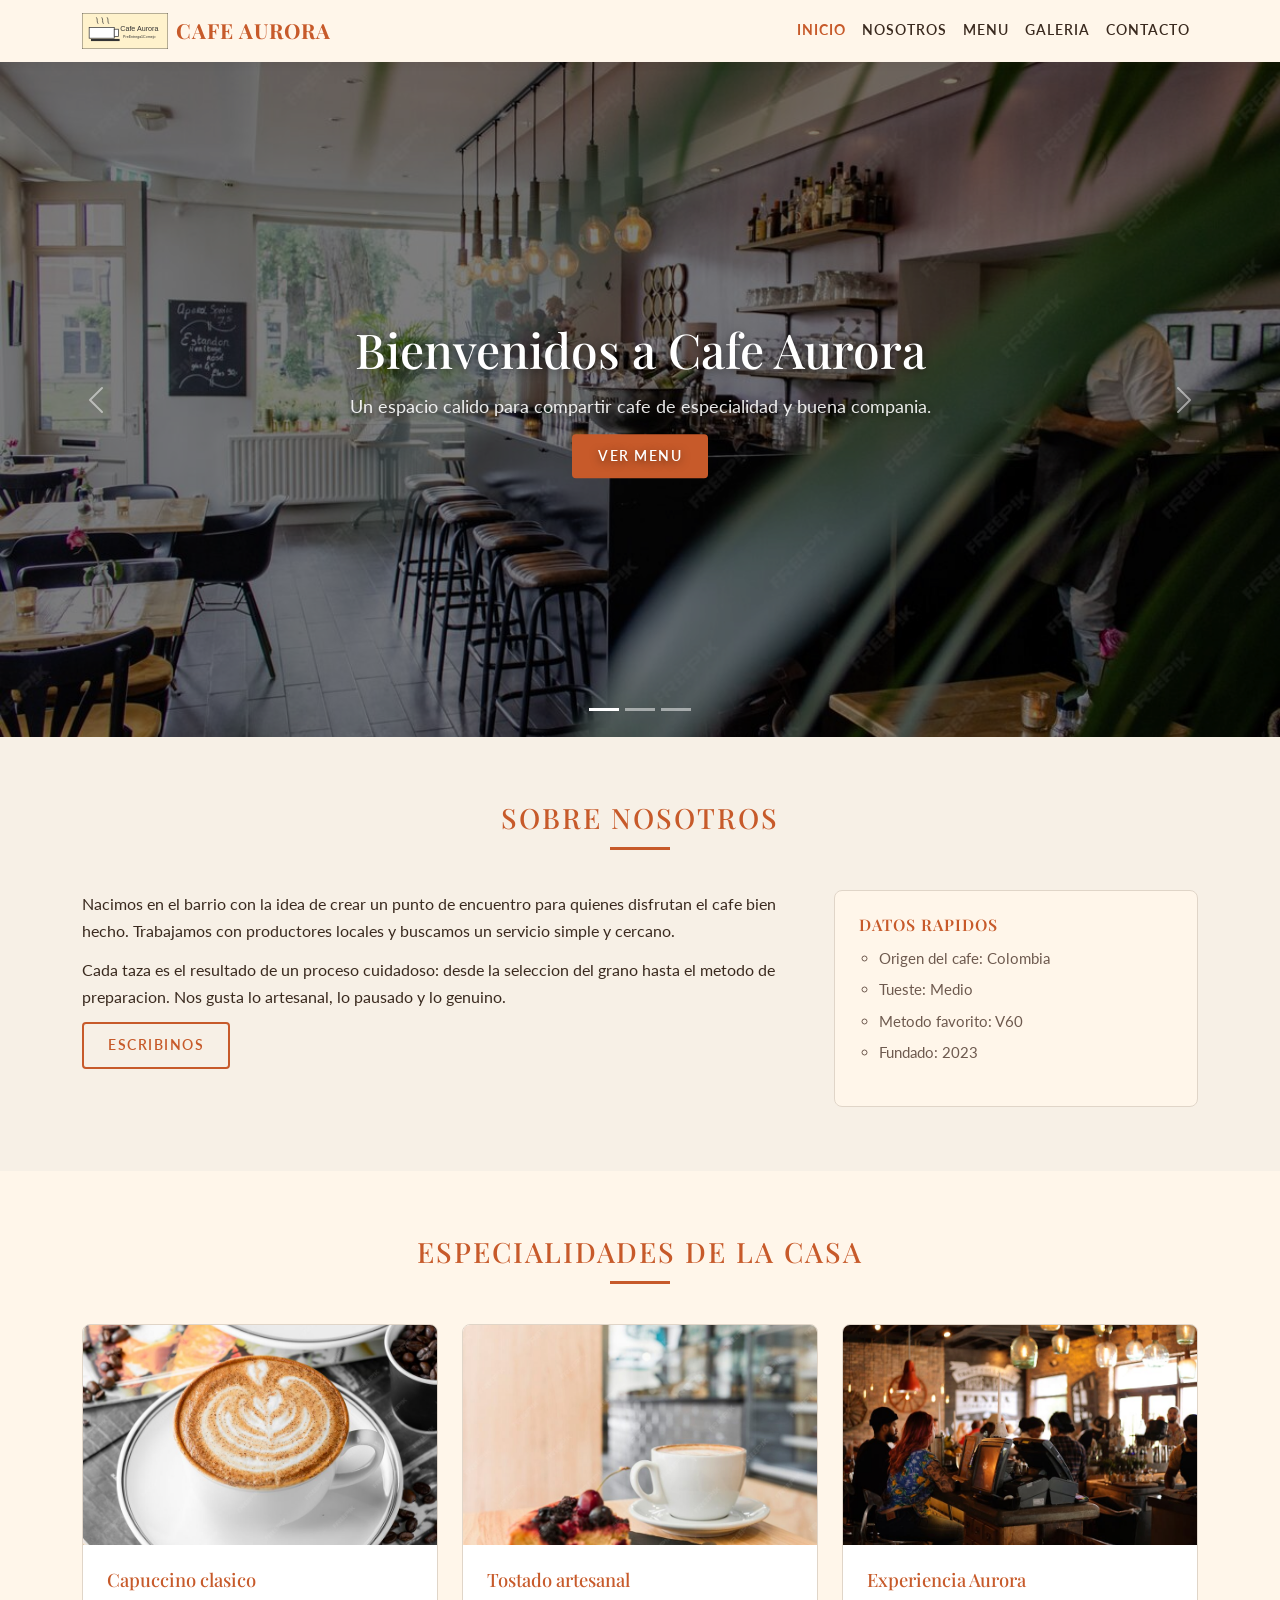
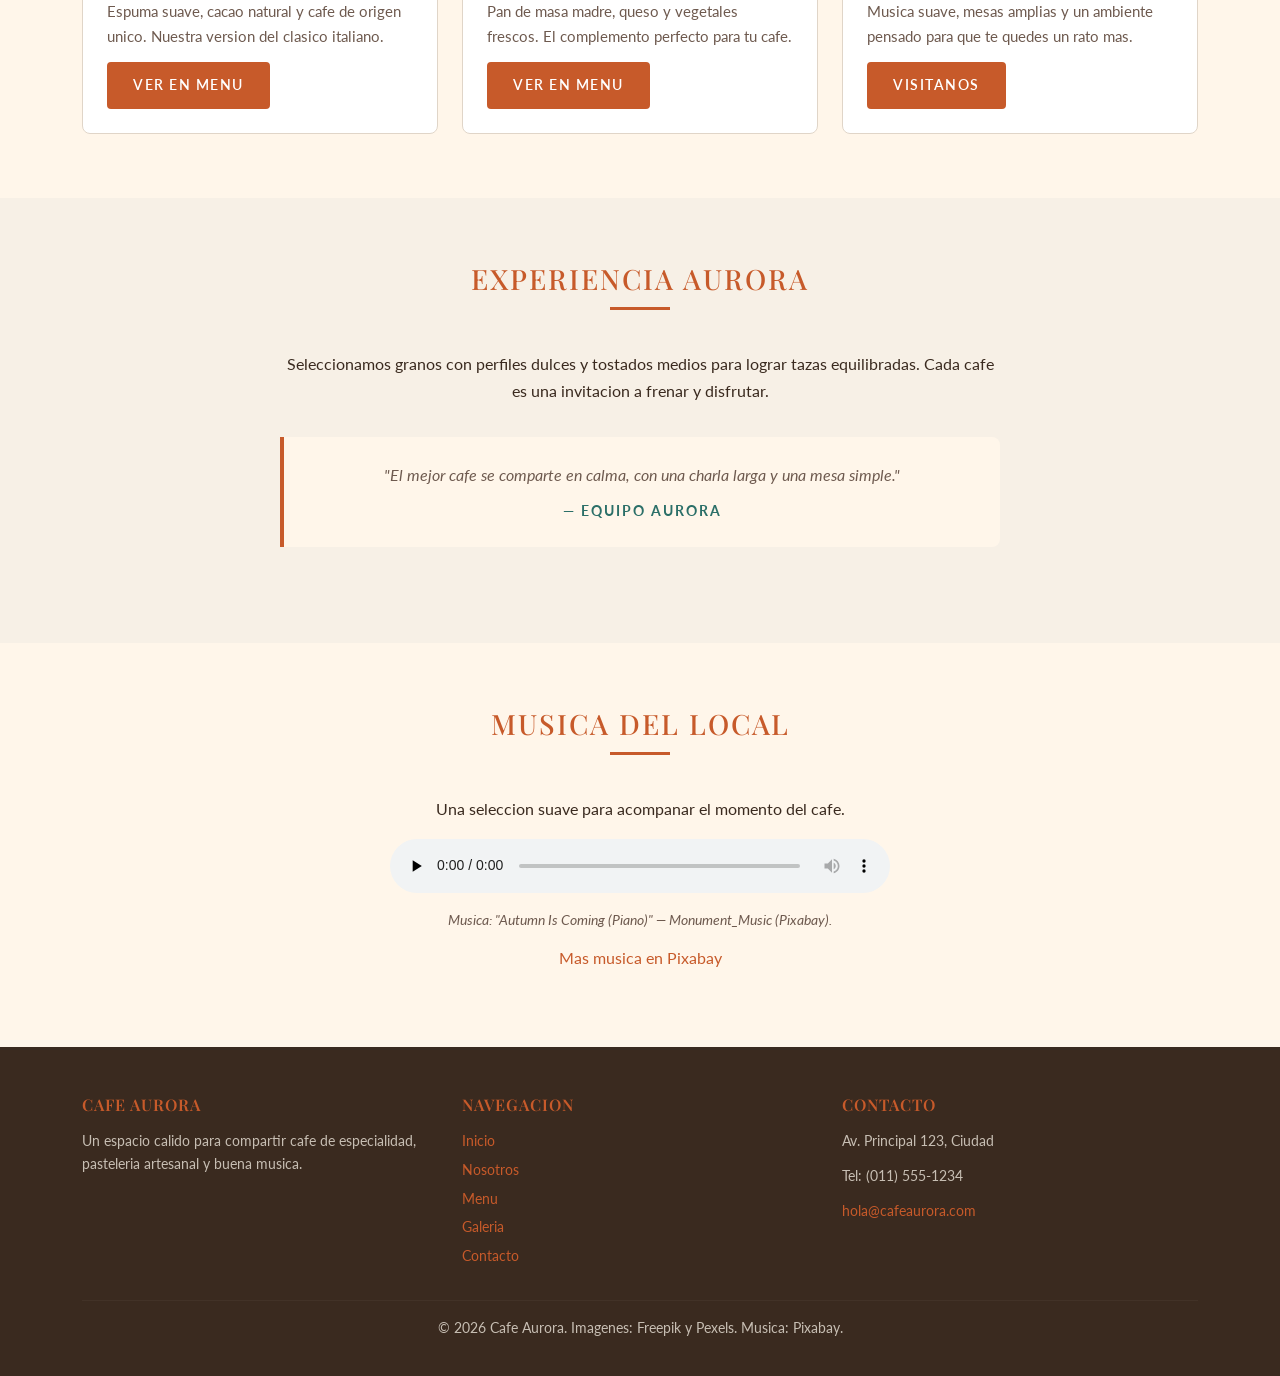
<file: index.html>
<!DOCTYPE html>
<html lang="es">
<head>
  <meta charset="UTF-8">
  <meta name="viewport" content="width=device-width, initial-scale=1.0">
  <title>Cafe Aurora — Cafe de especialidad y pasteleria artesanal</title>
  <meta name="description" content="Cafe Aurora: cafe de especialidad, pasteleria artesanal y un espacio calido en el barrio. Granos de origen, metodos manuales y ambiente acogedor.">
  <meta name="keywords" content="cafe de especialidad, pasteleria artesanal, cafeteria, cafe de origen, V60, aeropress, latte art">
  <!-- Open Graph -->
  <meta property="og:title" content="Cafe Aurora — Cafe de especialidad y pasteleria artesanal">
  <meta property="og:description" content="Un espacio calido para compartir cafe de especialidad, pasteleria artesanal y buena compania.">
  <meta property="og:image" content="img/hero.jpg">
  <meta property="og:type" content="website">
  <!-- Bootstrap 5.3 -->
  <link href="https://cdn.jsdelivr.net/npm/bootstrap@5.3.8/dist/css/bootstrap.min.css" rel="stylesheet"
        integrity="sha384-sRIl4kxILFvY47J16cr9ZwB07vP4J8+LH7qKQnuqkuIAvNWLzeN8tE5YBujZqJLB" crossorigin="anonymous">
  <!-- Google Fonts -->
  <link rel="preconnect" href="https://fonts.googleapis.com">
  <link rel="preconnect" href="https://fonts.gstatic.com" crossorigin>
  <link href="https://fonts.googleapis.com/css2?family=Lato:wght@300;400;700&family=Playfair+Display:wght@400;700&display=swap" rel="stylesheet">
  <!-- AOS — Animate on Scroll -->
  <link rel="stylesheet" href="https://unpkg.com/aos@2.3.4/dist/aos.css">
  <!-- Estilos propios -->
  <link rel="stylesheet" href="css/styles.css">
</head>
<body>

  <!-- Navegacion principal -->
  <nav class="navbar navbar-expand-lg navbar-light navbar-aurora sticky-top">
    <div class="container">
      <a class="navbar-brand" href="index.html">
        <img src="img/logo.svg" alt="Logo Cafe Aurora" height="36">
        Cafe Aurora
      </a>
      <button class="navbar-toggler" type="button"
              data-bs-toggle="collapse" data-bs-target="#navPrincipal"
              aria-controls="navPrincipal" aria-expanded="false"
              aria-label="Abrir menu de navegacion">
        <span class="navbar-toggler-icon"></span>
      </button>
      <div id="navPrincipal" class="collapse navbar-collapse">
        <ul class="navbar-nav ms-auto">
          <li class="nav-item">
            <a class="nav-link active" aria-current="page" href="index.html">Inicio</a>
          </li>
          <li class="nav-item">
            <a class="nav-link" href="pages/nosotros.html">Nosotros</a>
          </li>
          <li class="nav-item">
            <a class="nav-link" href="pages/menu.html">Menu</a>
          </li>
          <li class="nav-item">
            <a class="nav-link" href="pages/galeria.html">Galeria</a>
          </li>
          <li class="nav-item">
            <a class="nav-link" href="pages/contacto.html">Contacto</a>
          </li>
        </ul>
      </div>
    </div>
  </nav>

  <main>

    <!-- Hero — Carousel -->
    <section id="inicio">
      <h1 class="visually-hidden">Cafe Aurora — Cafe de especialidad y pasteleria artesanal</h1>
      <div id="heroCarousel" class="carousel slide hero-carousel" data-bs-ride="false">
        <!-- Indicadores -->
        <div class="carousel-indicators">
          <button type="button" data-bs-target="#heroCarousel" data-bs-slide-to="0"
                  class="active" aria-current="true" aria-label="Slide 1"></button>
          <button type="button" data-bs-target="#heroCarousel" data-bs-slide-to="1"
                  aria-label="Slide 2"></button>
          <button type="button" data-bs-target="#heroCarousel" data-bs-slide-to="2"
                  aria-label="Slide 3"></button>
        </div>
        <!-- Slides -->
        <div class="carousel-inner">
          <div class="carousel-item active">
            <img src="img/hero.jpg" class="d-block w-100" alt="Interior de cafeteria con mesas de madera">
            <div class="carousel-caption">
              <h2>Bienvenidos a Cafe Aurora</h2>
              <p>Un espacio calido para compartir cafe de especialidad y buena compania.</p>
              <a href="pages/menu.html" class="btn btn-aurora">Ver menu</a>
            </div>
          </div>
          <div class="carousel-item">
            <img src="img/local.jpg" class="d-block w-100" alt="Personas disfrutando en cafeteria">
            <div class="carousel-caption">
              <h2>Un lugar para compartir</h2>
              <p>Nacimos en el barrio con la idea de crear un punto de encuentro.</p>
              <a href="#sobre" class="btn btn-aurora">Conocenos</a>
            </div>
          </div>
          <div class="carousel-item">
            <img src="img/producto-1.jpg" class="d-block w-100" alt="Capuccino con pastel de chocolate">
            <div class="carousel-caption">
              <h2>Cafe de especialidad</h2>
              <p>Seleccionamos granos con perfiles dulces y tostados medios.</p>
              <a href="#especialidades" class="btn btn-aurora">Especialidades</a>
            </div>
          </div>
        </div>
        <!-- Controles -->
        <button class="carousel-control-prev" type="button"
                data-bs-target="#heroCarousel" data-bs-slide="prev" aria-label="Anterior">
          <span class="carousel-control-prev-icon" aria-hidden="true"></span>
        </button>
        <button class="carousel-control-next" type="button"
                data-bs-target="#heroCarousel" data-bs-slide="next" aria-label="Siguiente">
          <span class="carousel-control-next-icon" aria-hidden="true"></span>
        </button>
      </div>
    </section>

    <!-- Sobre nosotros -->
    <section id="sobre" class="section-aurora">
      <div class="container">
        <h2 class="section-title">Sobre nosotros</h2>
        <div class="grid-aurora grid-aurora--sidebar">
          <article data-aos="fade-up">
            <p>Nacimos en el barrio con la idea de crear un punto de encuentro para quienes disfrutan el cafe bien hecho. Trabajamos con productores locales y buscamos un servicio simple y cercano.</p>
            <p>Cada taza es el resultado de un proceso cuidadoso: desde la seleccion del grano hasta el metodo de preparacion. Nos gusta lo artesanal, lo pausado y lo genuino.</p>
            <a href="pages/contacto.html" class="btn-aurora btn-aurora--outline">Escribinos</a>
          </article>
          <aside class="aside-aurora" data-aos="fade-left" data-aos-delay="150">
            <h3>Datos rapidos</h3>
            <ul>
              <li>Origen del cafe: Colombia</li>
              <li>Tueste: Medio</li>
              <li>Metodo favorito: V60</li>
              <li>Fundado: 2023</li>
            </ul>
          </aside>
        </div>
      </div>
    </section>

    <!-- Especialidades -->
    <section id="especialidades" class="section-aurora section-aurora--alt">
      <div class="container">
        <h2 class="section-title">Especialidades de la casa</h2>
        <div class="grid-aurora grid-aurora--3cols">
          <article class="card-aurora" data-aos="fade-up">
            <img src="img/producto-1.jpg" class="card-aurora__img" loading="lazy" alt="Capuccino con pastel de chocolate">
            <div class="card-aurora__body">
              <h3 class="card-aurora__title">Capuccino clasico</h3>
              <p class="card-aurora__text">Espuma suave, cacao natural y cafe de origen unico. Nuestra version del clasico italiano.</p>
              <a href="pages/menu.html#cafes" class="btn-aurora">Ver en menu</a>
            </div>
          </article>
          <article class="card-aurora" data-aos="fade-up" data-aos-delay="150">
            <img src="img/producto-2.jpg" class="card-aurora__img" loading="lazy" alt="Pasteleria y cafe sobre mesa de madera">
            <div class="card-aurora__body">
              <h3 class="card-aurora__title">Tostado artesanal</h3>
              <p class="card-aurora__text">Pan de masa madre, queso y vegetales frescos. El complemento perfecto para tu cafe.</p>
              <a href="pages/menu.html#pasteleria" class="btn-aurora">Ver en menu</a>
            </div>
          </article>
          <article class="card-aurora" data-aos="fade-up" data-aos-delay="300">
            <img src="img/interior.jpg" class="card-aurora__img" loading="lazy" alt="Interior calido de cafeteria con decoracion de madera">
            <div class="card-aurora__body">
              <h3 class="card-aurora__title">Experiencia Aurora</h3>
              <p class="card-aurora__text">Musica suave, mesas amplias y un ambiente pensado para que te quedes un rato mas.</p>
              <a href="pages/contacto.html#ubicacion" class="btn-aurora">Visitanos</a>
            </div>
          </article>
        </div>
      </div>
    </section>

    <!-- Experiencia -->
    <section id="experiencia" class="section-aurora">
      <div class="container">
        <h2 class="section-title">Experiencia Aurora</h2>
        <div class="flex-aurora flex-aurora--center">
          <div class="content-narrow text-center-aurora">
            <p>Seleccionamos granos con perfiles dulces y tostados medios para lograr tazas equilibradas. Cada cafe es una invitacion a frenar y disfrutar.</p>
            <blockquote class="blockquote-aurora" data-aos="zoom-in">
              <p>"El mejor cafe se comparte en calma, con una charla larga y una mesa simple."</p>
              <footer>— Equipo Aurora</footer>
            </blockquote>
          </div>
        </div>
      </div>
    </section>

    <!-- Musica del local -->
    <section id="ambiente" class="section-aurora section-aurora--alt">
      <div class="container text-center">
        <h2 class="section-title">Musica del local</h2>
        <p>Una seleccion suave para acompanar el momento del cafe.</p>
        <div class="music-section">
          <audio controls preload="none">
            <source src="img/ambiente.mp3" type="audio/mpeg">
            Tu navegador no soporta audio.
          </audio>
        </div>
        <p class="music-credit mt-2">Musica: "Autumn Is Coming (Piano)" — Monument_Music (Pixabay).</p>
        <p><a href="https://pixabay.com/music/" target="_blank" rel="noopener">Mas musica en Pixabay</a></p>
      </div>
    </section>

  </main>

  <!-- Footer -->
  <footer class="footer-aurora">
    <div class="container">
      <div class="grid-aurora grid-aurora--3cols">
        <div>
          <h5>Cafe Aurora</h5>
          <p>Un espacio calido para compartir cafe de especialidad, pasteleria artesanal y buena musica.</p>
        </div>
        <div>
          <h5>Navegacion</h5>
          <ul>
            <li><a href="index.html">Inicio</a></li>
            <li><a href="pages/nosotros.html">Nosotros</a></li>
            <li><a href="pages/menu.html">Menu</a></li>
            <li><a href="pages/galeria.html">Galeria</a></li>
            <li><a href="pages/contacto.html">Contacto</a></li>
          </ul>
        </div>
        <div>
          <h5>Contacto</h5>
          <address>
            <p>Av. Principal 123, Ciudad</p>
            <p>Tel: (011) 555-1234</p>
            <p><a href="mailto:hola@cafeaurora.com">hola@cafeaurora.com</a></p>
          </address>
        </div>
      </div>
      <hr>
      <p class="footer__copy">&copy; 2026 Cafe Aurora. Imagenes: Freepik y Pexels. Musica: Pixabay.</p>
    </div>
  </footer>

  <!-- Bootstrap JS Bundle (incluye Popper) -->
  <script src="https://cdn.jsdelivr.net/npm/bootstrap@5.3.8/dist/js/bootstrap.bundle.min.js"
          integrity="sha384-FKyoEForCGlyvwx9Hj09JcYn3nv7wiPVlz7YYwJrWVcXK/BmnVDxM+D2scQbITxI" crossorigin="anonymous"></script>
  <!-- AOS init -->
  <script src="https://unpkg.com/aos@2.3.4/dist/aos.js"></script>
  <script>AOS.init({ duration: 800, once: true });</script>
</body>
</html>
</file>
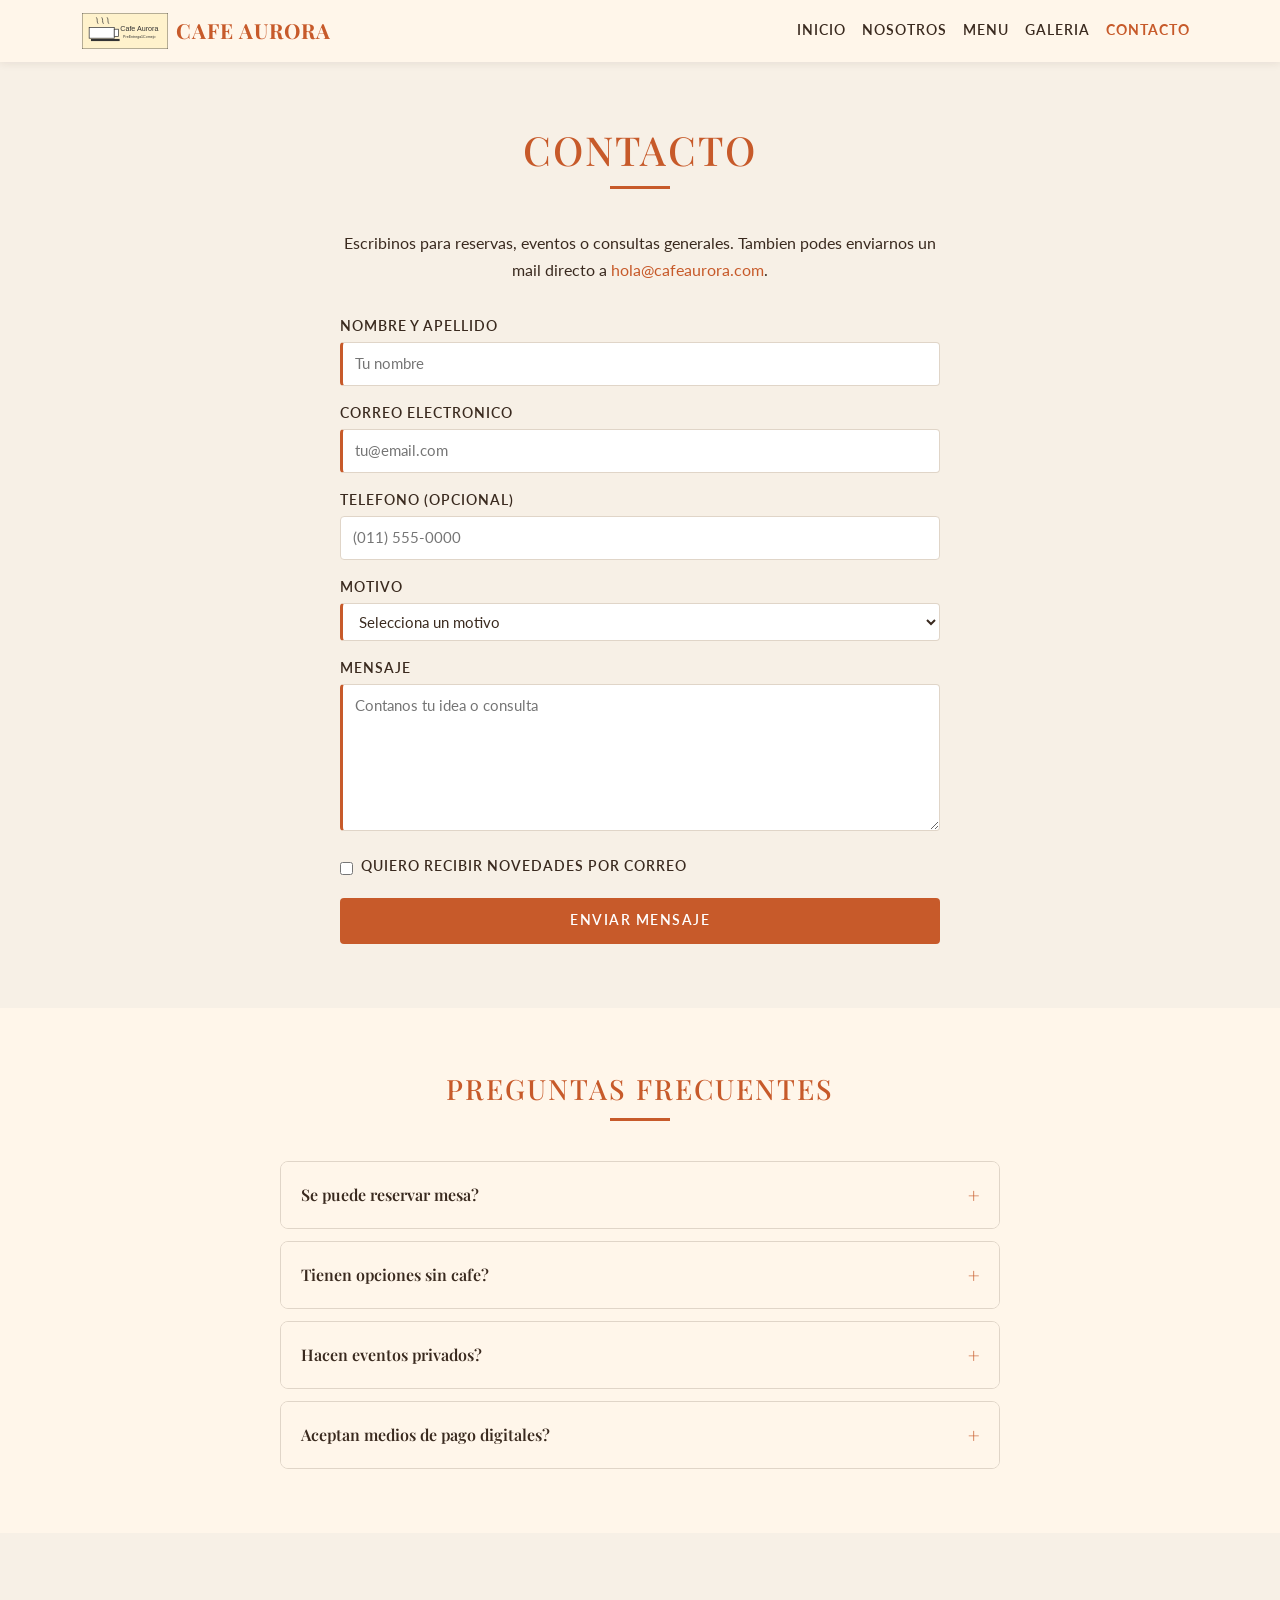
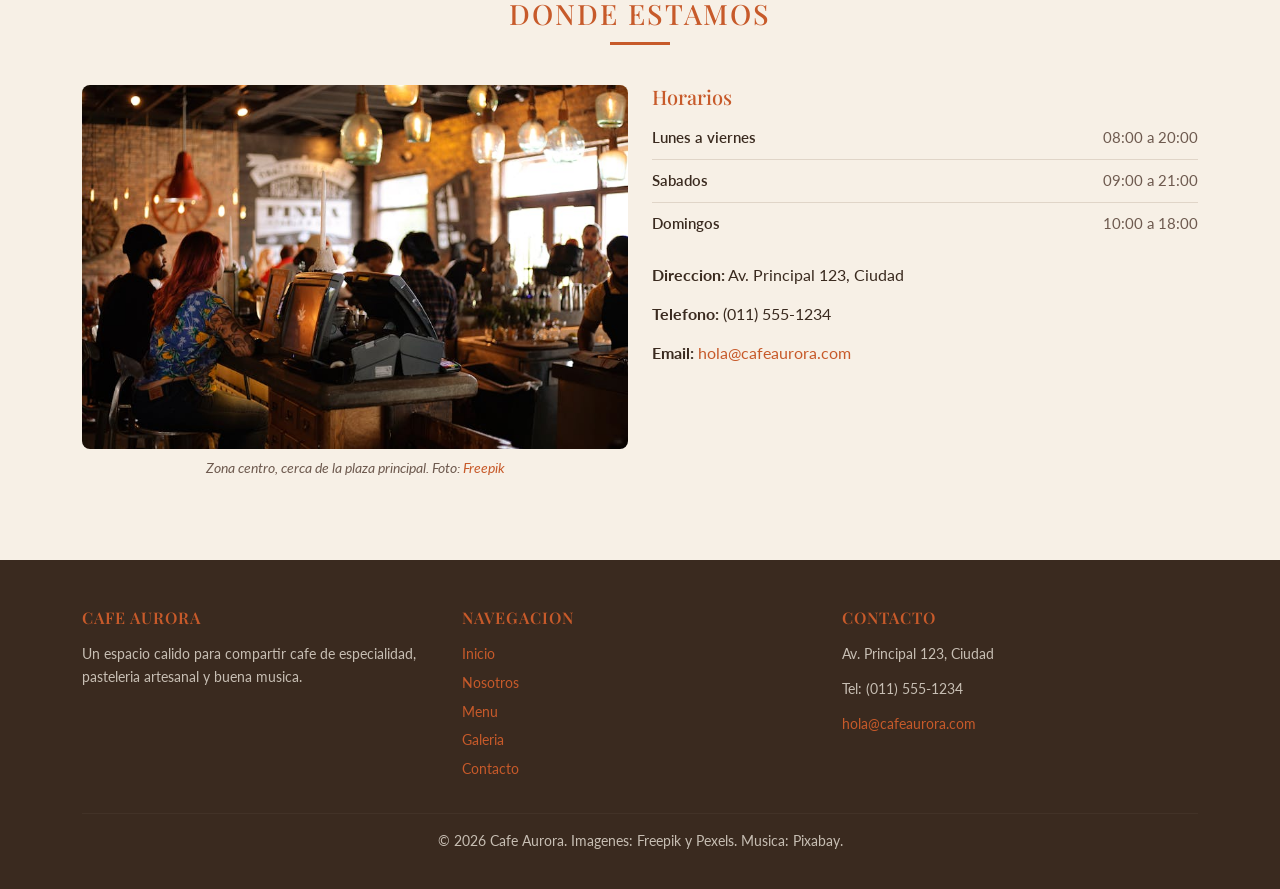
<file: pages/contacto.html>
<!DOCTYPE html>
<html lang="es">
<head>
  <meta charset="UTF-8">
  <meta name="viewport" content="width=device-width, initial-scale=1.0">
  <title>Cafe Aurora — Contacto, horarios y ubicacion</title>
  <meta name="description" content="Contacta a Cafe Aurora: formulario, preguntas frecuentes, horarios de atencion y como llegar. Reservas, eventos y consultas.">
  <meta name="keywords" content="contacto cafeteria, reservas cafe, eventos privados, horarios cafeteria, ubicacion cafe aurora">
  <!-- Open Graph -->
  <meta property="og:title" content="Cafe Aurora — Contacto y ubicacion">
  <meta property="og:description" content="Escribinos para reservas, eventos o consultas. Av. Principal 123, abierto de lunes a domingo.">
  <meta property="og:image" content="../img/local.jpg">
  <meta property="og:type" content="website">
  <!-- Bootstrap 5.3 -->
  <link href="https://cdn.jsdelivr.net/npm/bootstrap@5.3.8/dist/css/bootstrap.min.css" rel="stylesheet"
        integrity="sha384-sRIl4kxILFvY47J16cr9ZwB07vP4J8+LH7qKQnuqkuIAvNWLzeN8tE5YBujZqJLB" crossorigin="anonymous">
  <!-- Google Fonts -->
  <link rel="preconnect" href="https://fonts.googleapis.com">
  <link rel="preconnect" href="https://fonts.gstatic.com" crossorigin>
  <link href="https://fonts.googleapis.com/css2?family=Lato:wght@300;400;700&family=Playfair+Display:wght@400;700&display=swap" rel="stylesheet">
  <!-- AOS — Animate on Scroll -->
  <link rel="stylesheet" href="https://unpkg.com/aos@2.3.4/dist/aos.css">
  <!-- Estilos propios -->
  <link rel="stylesheet" href="../css/styles.css">
</head>
<body>

  <!-- Navegacion -->
  <nav class="navbar navbar-expand-lg navbar-light navbar-aurora sticky-top">
    <div class="container">
      <a class="navbar-brand" href="../index.html">
        <img src="../img/logo.svg" alt="Logo Cafe Aurora" height="36">
        Cafe Aurora
      </a>
      <button class="navbar-toggler" type="button"
              data-bs-toggle="collapse" data-bs-target="#navPrincipal"
              aria-controls="navPrincipal" aria-expanded="false"
              aria-label="Abrir menu de navegacion">
        <span class="navbar-toggler-icon"></span>
      </button>
      <div id="navPrincipal" class="collapse navbar-collapse">
        <ul class="navbar-nav ms-auto">
          <li class="nav-item">
            <a class="nav-link" href="../index.html">Inicio</a>
          </li>
          <li class="nav-item">
            <a class="nav-link" href="nosotros.html">Nosotros</a>
          </li>
          <li class="nav-item">
            <a class="nav-link" href="menu.html">Menu</a>
          </li>
          <li class="nav-item">
            <a class="nav-link" href="galeria.html">Galeria</a>
          </li>
          <li class="nav-item">
            <a class="nav-link active" aria-current="page" href="contacto.html">Contacto</a>
          </li>
        </ul>
      </div>
    </div>
  </nav>

  <main>

    <!-- Formulario de contacto -->
    <section id="formulario" class="section-aurora">
      <div class="container">
        <h1 class="section-title">Contacto</h1>
        <div class="flex-aurora flex-aurora--center">
          <div class="content-form">
            <p class="text-center-aurora mb-aurora-2">Escribinos para reservas, eventos o consultas generales. Tambien podes enviarnos un mail directo a <a href="mailto:hola@cafeaurora.com">hola@cafeaurora.com</a>.</p>

            <form action="#" method="post" class="form-aurora" data-aos="fade-up">
              <fieldset>
                <legend class="visually-hidden">Datos de contacto</legend>

                <div class="form-aurora__group">
                  <label for="nombre" class="form-aurora__label">Nombre y apellido</label>
                  <input type="text" class="form-aurora__input" id="nombre" name="nombre"
                         placeholder="Tu nombre" required>
                </div>

                <div class="form-aurora__group">
                  <label for="email" class="form-aurora__label">Correo electronico</label>
                  <input type="email" class="form-aurora__input" id="email" name="email"
                         placeholder="tu@email.com" required>
                </div>

                <div class="form-aurora__group">
                  <label for="telefono" class="form-aurora__label">Telefono (opcional)</label>
                  <input type="tel" class="form-aurora__input" id="telefono" name="telefono"
                         placeholder="(011) 555-0000">
                </div>

                <div class="form-aurora__group">
                  <label for="motivo" class="form-aurora__label">Motivo</label>
                  <select class="form-aurora__select" id="motivo" name="motivo" required>
                    <option value="" selected disabled>Selecciona un motivo</option>
                    <option value="reserva">Reserva de mesa</option>
                    <option value="evento">Evento privado</option>
                    <option value="consulta">Consulta general</option>
                    <option value="sugerencia">Sugerencia</option>
                  </select>
                </div>

                <div class="form-aurora__group">
                  <label for="mensaje" class="form-aurora__label">Mensaje</label>
                  <textarea class="form-aurora__textarea" id="mensaje" name="mensaje" rows="5"
                            placeholder="Contanos tu idea o consulta" required></textarea>
                </div>

                <div class="form-aurora__check">
                  <input type="checkbox" id="newsletter" name="newsletter">
                  <label for="newsletter" class="label-normal">
                    Quiero recibir novedades por correo
                  </label>
                </div>

              </fieldset>

              <button type="submit" class="btn-aurora btn-full">Enviar mensaje</button>
            </form>

          </div>
        </div>
      </div>
    </section>

    <!-- Preguntas frecuentes — details/summary nativo -->
    <section id="faq" class="section-aurora section-aurora--alt">
      <div class="container">
        <h2 class="section-title">Preguntas frecuentes</h2>
        <div class="flex-aurora flex-aurora--center">
          <div class="faq-aurora content-narrow" data-aos="fade-up">

            <details class="faq-aurora__item">
              <summary class="faq-aurora__question">Se puede reservar mesa?</summary>
              <div class="faq-aurora__answer">
                Si, realizamos reservas con 24 horas de anticipacion. Podes escribirnos por el formulario de arriba o llamar directamente al local.
              </div>
            </details>

            <details class="faq-aurora__item">
              <summary class="faq-aurora__question">Tienen opciones sin cafe?</summary>
              <div class="faq-aurora__answer">
                Ofrecemos te, jugos naturales e infusiones de temporada. Consulta nuestra <a href="menu.html">carta completa</a> para ver las opciones disponibles.
              </div>
            </details>

            <details class="faq-aurora__item">
              <summary class="faq-aurora__question">Hacen eventos privados?</summary>
              <div class="faq-aurora__answer">
                Si, tenemos un espacio para eventos de hasta 25 personas. Escribinos con los detalles de tu evento y te armamos una propuesta a medida.
              </div>
            </details>

            <details class="faq-aurora__item">
              <summary class="faq-aurora__question">Aceptan medios de pago digitales?</summary>
              <div class="faq-aurora__answer">
                Aceptamos efectivo, tarjetas de debito y credito, y billeteras virtuales como Mercado Pago.
              </div>
            </details>

          </div>
        </div>
      </div>
    </section>

    <!-- Ubicacion -->
    <section id="ubicacion" class="section-aurora">
      <div class="container">
        <h2 class="section-title">Donde estamos</h2>
        <div class="grid-aurora grid-aurora--2cols">
          <figure data-aos="fade-right">
            <img src="../img/interior.jpg" class="img-responsive" loading="lazy" alt="Interior calido de Cafe Aurora">
            <figcaption class="text-center-aurora">
              Zona centro, cerca de la plaza principal. Foto: <a href="https://www.freepik.es/foto-gratis/gente-cafeteria_3276284.htm">Freepik</a>
            </figcaption>
          </figure>
          <div>
            <h3>Horarios</h3>
            <ul class="horarios-list">
              <li class="horarios-list__item">
                <span class="horarios-list__dia">Lunes a viernes</span>
                <span class="horarios-list__hora">08:00 a 20:00</span>
              </li>
              <li class="horarios-list__item">
                <span class="horarios-list__dia">Sabados</span>
                <span class="horarios-list__hora">09:00 a 21:00</span>
              </li>
              <li class="horarios-list__item">
                <span class="horarios-list__dia">Domingos</span>
                <span class="horarios-list__hora">10:00 a 18:00</span>
              </li>
            </ul>
            <address>
              <p><strong>Direccion:</strong> Av. Principal 123, Ciudad</p>
              <p><strong>Telefono:</strong> (011) 555-1234</p>
              <p><strong>Email:</strong> <a href="mailto:hola@cafeaurora.com">hola@cafeaurora.com</a></p>
            </address>
          </div>
        </div>
      </div>
    </section>

  </main>

  <!-- Footer -->
  <footer class="footer-aurora">
    <div class="container">
      <div class="grid-aurora grid-aurora--3cols">
        <div>
          <h5>Cafe Aurora</h5>
          <p>Un espacio calido para compartir cafe de especialidad, pasteleria artesanal y buena musica.</p>
        </div>
        <div>
          <h5>Navegacion</h5>
          <ul>
            <li><a href="../index.html">Inicio</a></li>
            <li><a href="nosotros.html">Nosotros</a></li>
            <li><a href="menu.html">Menu</a></li>
            <li><a href="galeria.html">Galeria</a></li>
            <li><a href="contacto.html">Contacto</a></li>
          </ul>
        </div>
        <div>
          <h5>Contacto</h5>
          <address>
            <p>Av. Principal 123, Ciudad</p>
            <p>Tel: (011) 555-1234</p>
            <p><a href="mailto:hola@cafeaurora.com">hola@cafeaurora.com</a></p>
          </address>
        </div>
      </div>
      <hr>
      <p class="footer__copy">&copy; 2026 Cafe Aurora. Imagenes: Freepik y Pexels. Musica: Pixabay.</p>
    </div>
  </footer>

  <!-- Bootstrap JS Bundle -->
  <script src="https://cdn.jsdelivr.net/npm/bootstrap@5.3.8/dist/js/bootstrap.bundle.min.js"
          integrity="sha384-FKyoEForCGlyvwx9Hj09JcYn3nv7wiPVlz7YYwJrWVcXK/BmnVDxM+D2scQbITxI" crossorigin="anonymous"></script>
  <!-- AOS init -->
  <script src="https://unpkg.com/aos@2.3.4/dist/aos.js"></script>
  <script>AOS.init({ duration: 800, once: true });</script>
</body>
</html>
</file>
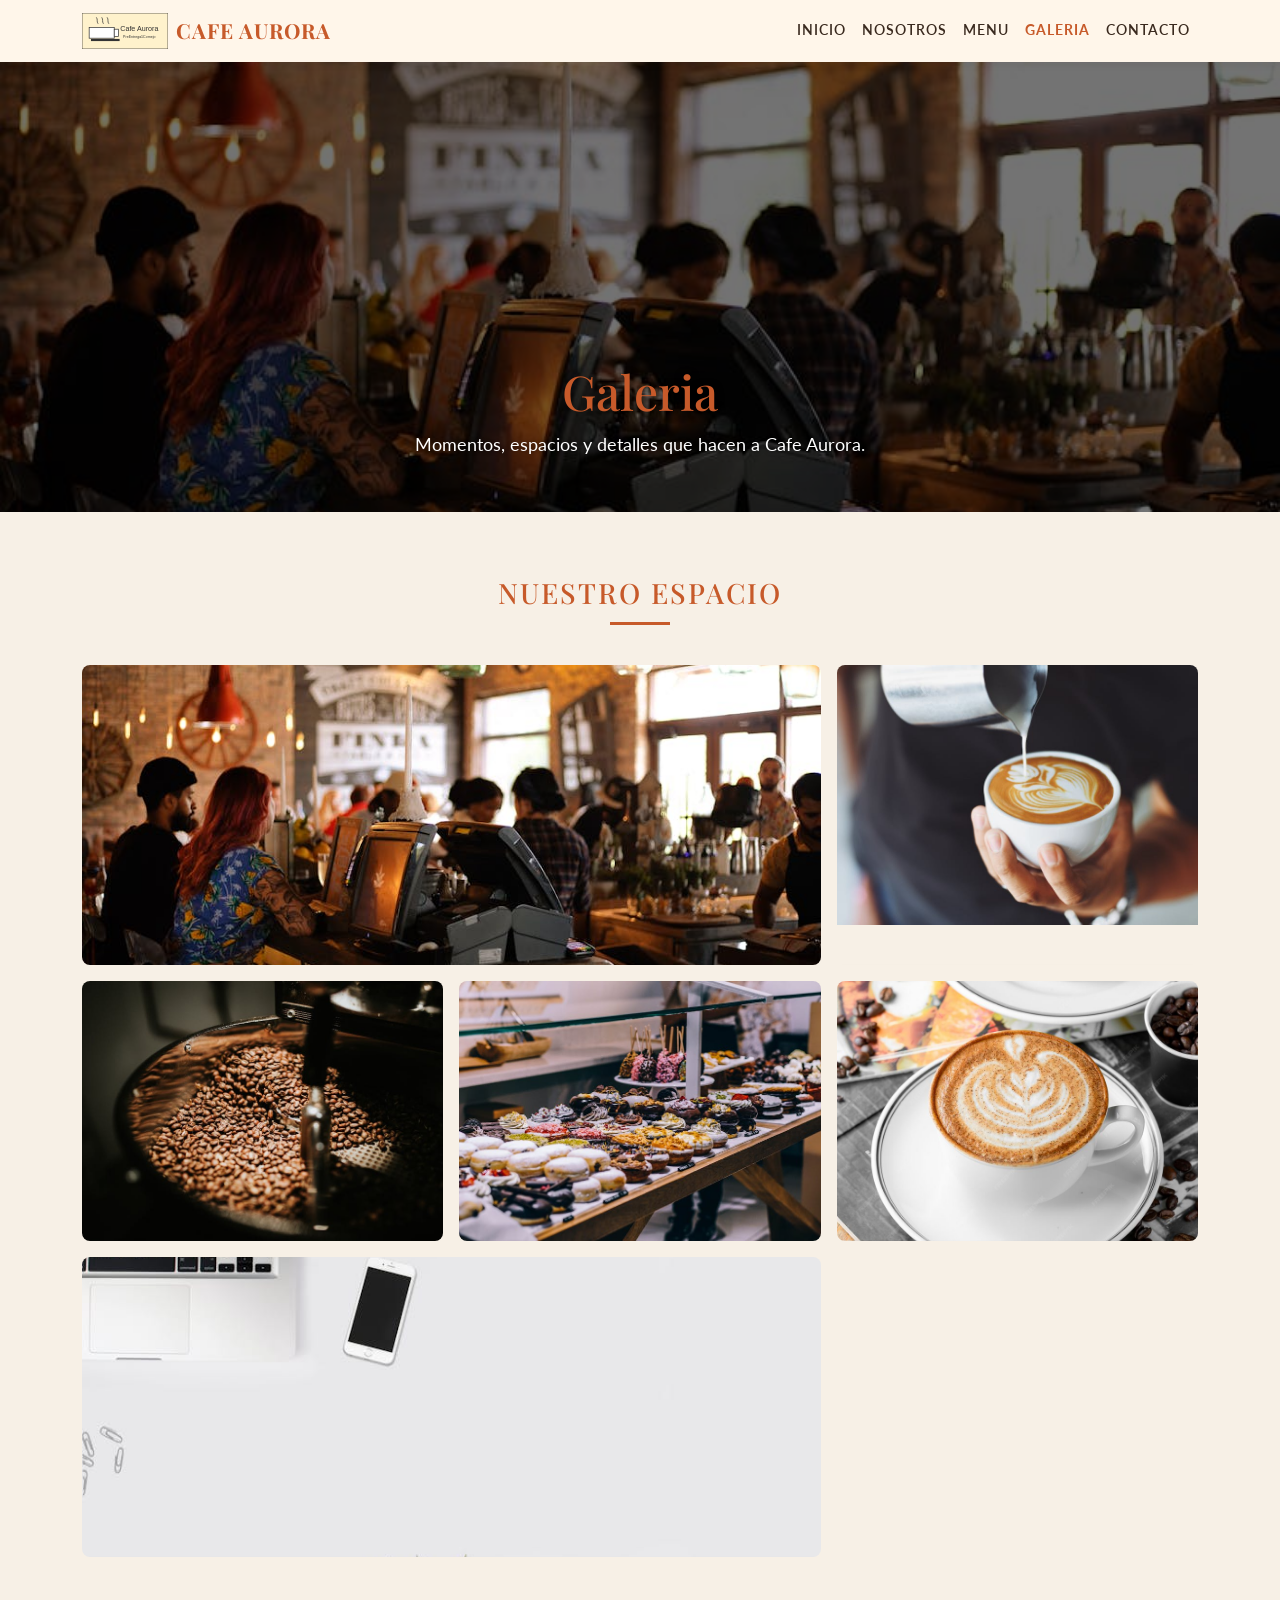
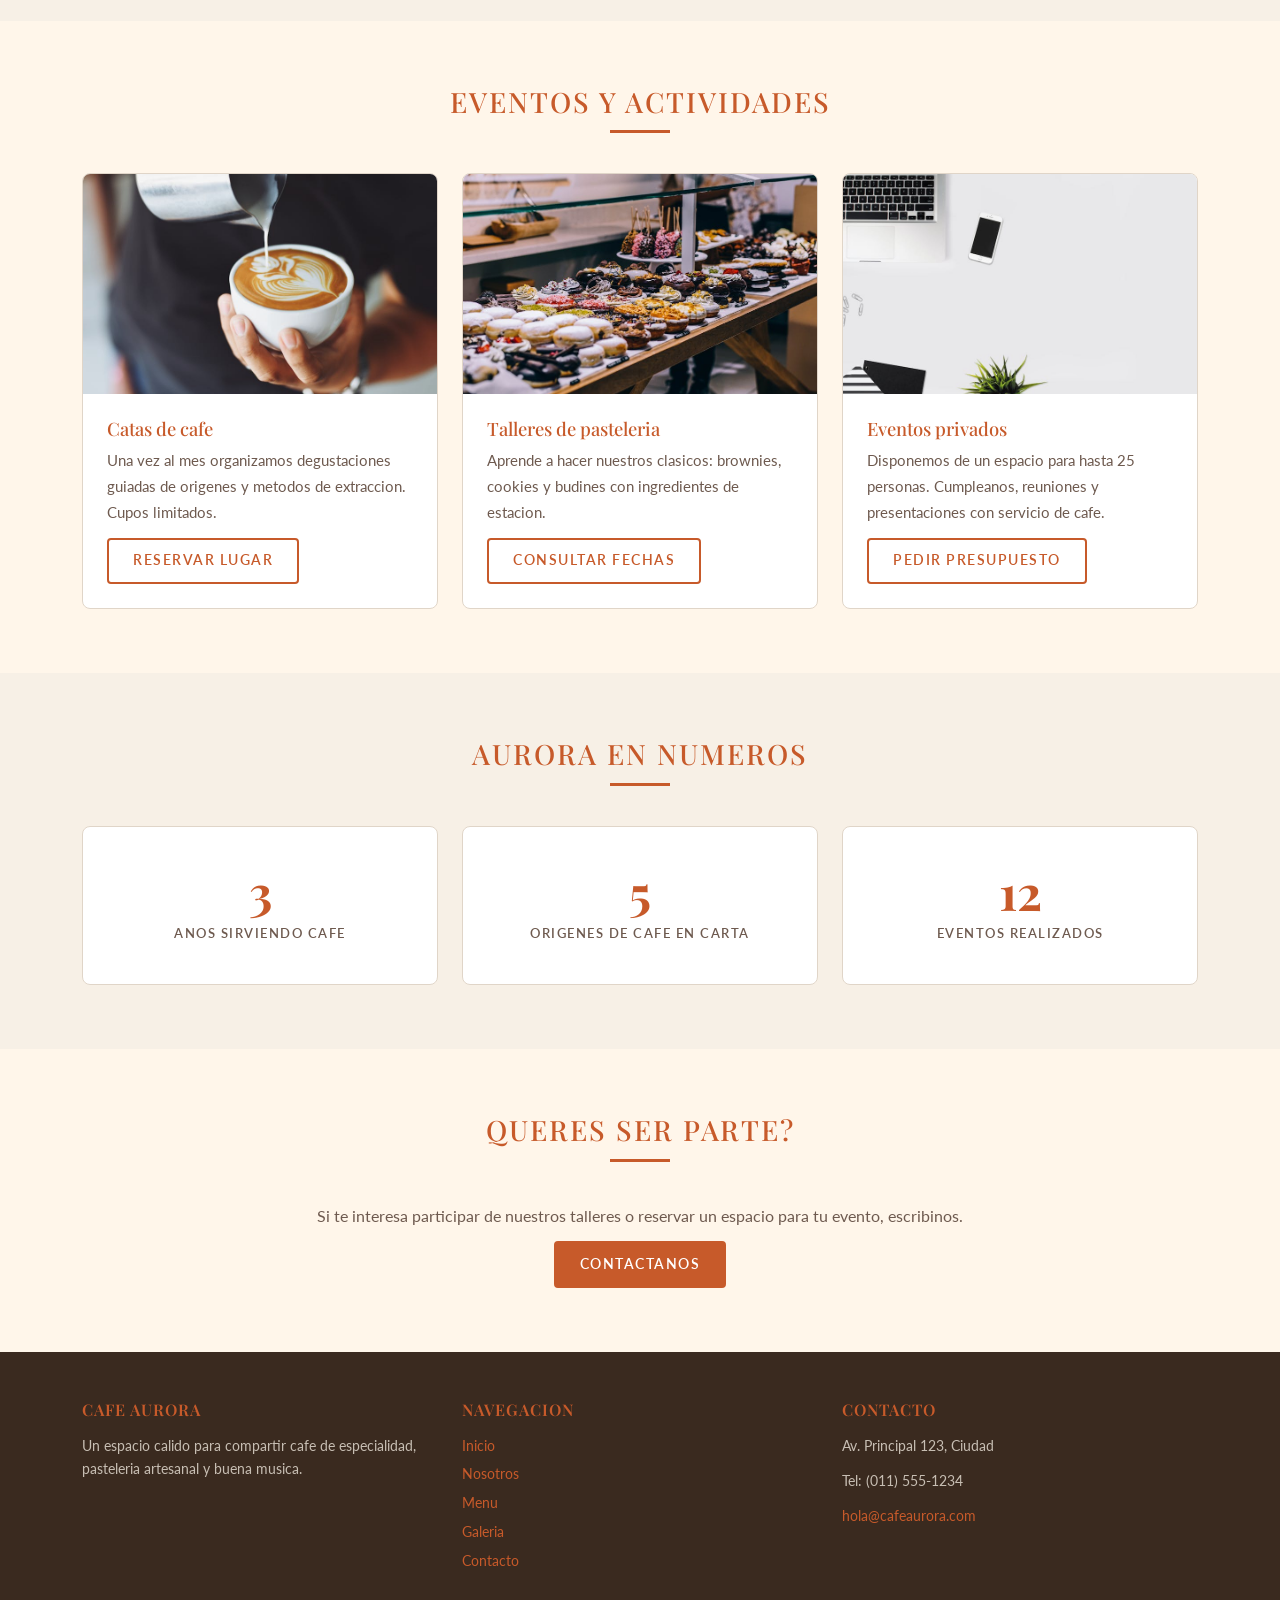
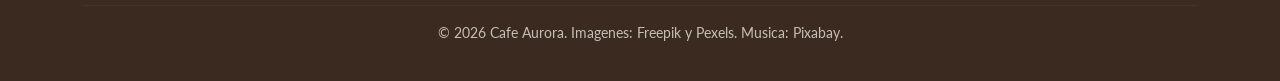
<file: pages/galeria.html>
<!DOCTYPE html>
<html lang="es">
<head>
  <meta charset="UTF-8">
  <meta name="viewport" content="width=device-width, initial-scale=1.0">
  <title>Cafe Aurora — Galeria de fotos, eventos y actividades</title>
  <meta name="description" content="Galeria de Cafe Aurora: fotos del espacio, eventos, catas de cafe, talleres de pasteleria y numeros que cuentan nuestra historia.">
  <meta name="keywords" content="galeria cafeteria, fotos cafe, eventos cafe, catas cafe, talleres pasteleria">
  <!-- Open Graph -->
  <meta property="og:title" content="Cafe Aurora — Galeria y eventos">
  <meta property="og:description" content="Momentos, espacios y detalles que hacen a Cafe Aurora. Catas, talleres y eventos privados.">
  <meta property="og:image" content="../img/hero.jpg">
  <meta property="og:type" content="website">
  <!-- Bootstrap 5.3 -->
  <link href="https://cdn.jsdelivr.net/npm/bootstrap@5.3.8/dist/css/bootstrap.min.css" rel="stylesheet"
        integrity="sha384-sRIl4kxILFvY47J16cr9ZwB07vP4J8+LH7qKQnuqkuIAvNWLzeN8tE5YBujZqJLB" crossorigin="anonymous">
  <!-- Google Fonts -->
  <link rel="preconnect" href="https://fonts.googleapis.com">
  <link rel="preconnect" href="https://fonts.gstatic.com" crossorigin>
  <link href="https://fonts.googleapis.com/css2?family=Lato:wght@300;400;700&family=Playfair+Display:wght@400;700&display=swap" rel="stylesheet">
  <!-- AOS — Animate on Scroll -->
  <link rel="stylesheet" href="https://unpkg.com/aos@2.3.4/dist/aos.css">
  <!-- Estilos propios -->
  <link rel="stylesheet" href="../css/styles.css">
</head>
<body>

  <!-- Navegacion -->
  <nav class="navbar navbar-expand-lg navbar-light navbar-aurora sticky-top">
    <div class="container">
      <a class="navbar-brand" href="../index.html">
        <img src="../img/logo.svg" alt="Logo Cafe Aurora" height="36">
        Cafe Aurora
      </a>
      <button class="navbar-toggler" type="button"
              data-bs-toggle="collapse" data-bs-target="#navPrincipal"
              aria-controls="navPrincipal" aria-expanded="false"
              aria-label="Abrir menu de navegacion">
        <span class="navbar-toggler-icon"></span>
      </button>
      <div id="navPrincipal" class="collapse navbar-collapse">
        <ul class="navbar-nav ms-auto">
          <li class="nav-item">
            <a class="nav-link" href="../index.html">Inicio</a>
          </li>
          <li class="nav-item">
            <a class="nav-link" href="nosotros.html">Nosotros</a>
          </li>
          <li class="nav-item">
            <a class="nav-link" href="menu.html">Menu</a>
          </li>
          <li class="nav-item">
            <a class="nav-link active" aria-current="page" href="galeria.html">Galeria</a>
          </li>
          <li class="nav-item">
            <a class="nav-link" href="contacto.html">Contacto</a>
          </li>
        </ul>
      </div>
    </div>
  </nav>

  <main>

    <!-- Hero de pagina -->
    <section class="page-hero">
      <img src="../img/interior.jpg" class="page-hero__img" alt="Interior calido de cafeteria con muebles de madera">
      <div class="page-hero__overlay">
        <h1>Galeria</h1>
        <p>Momentos, espacios y detalles que hacen a Cafe Aurora.</p>
      </div>
    </section>

    <!-- Galeria principal -->
    <section id="fotos" class="section-aurora">
      <div class="container">
        <h2 class="section-title">Nuestro espacio</h2>
        <div class="galeria-grid">
          <figure class="galeria-item galeria-item--wide" data-aos="fade-up">
            <img src="../img/interior.jpg" loading="lazy" alt="Interior calido de cafeteria con muebles de madera y ambiente acogedor">
            <figcaption>El salon principal — mesas amplias y luz natural</figcaption>
          </figure>
          <figure class="galeria-item" data-aos="fade-up" data-aos-delay="100">
            <img src="../img/barista.jpg" loading="lazy" alt="Barista preparando latte art con leche vaporizada">
            <figcaption>Latte art hecho al momento por nuestros baristas</figcaption>
          </figure>
          <figure class="galeria-item" data-aos="fade-up" data-aos-delay="200">
            <img src="../img/granos.jpg" loading="lazy" alt="Granos de cafe tostado de origen seleccionado">
            <figcaption>Granos de origen, tostados en lotes pequenos</figcaption>
          </figure>
          <figure class="galeria-item" data-aos="fade-up" data-aos-delay="100">
            <img src="../img/pasteleria.jpg" loading="lazy" alt="Croissants y pasteleria artesanal recien horneada">
            <figcaption>Pasteleria fresca del dia</figcaption>
          </figure>
          <figure class="galeria-item" data-aos="fade-up" data-aos-delay="200">
            <img src="../img/producto-1.jpg" loading="lazy" alt="Capuccino con arte latte junto a pastel de chocolate">
            <figcaption>Capuccino con latte art y brownie de cacao</figcaption>
          </figure>
          <figure class="galeria-item galeria-item--wide" data-aos="fade-up">
            <img src="../img/evento.jpg" loading="lazy" alt="Grupo de personas disfrutando en un evento en la cafeteria">
            <figcaption>Eventos y encuentros en nuestro espacio privado</figcaption>
          </figure>
        </div>
      </div>
    </section>

    <!-- Eventos -->
    <section id="eventos" class="section-aurora section-aurora--alt">
      <div class="container">
        <h2 class="section-title">Eventos y actividades</h2>
        <div class="grid-aurora grid-aurora--3cols">
          <article class="card-aurora" data-aos="fade-up">
            <img src="../img/barista.jpg" class="card-aurora__img" alt="Barista sirviendo cafe durante una cata guiada">
            <div class="card-aurora__body">
              <h3 class="card-aurora__title">Catas de cafe</h3>
              <p class="card-aurora__text">Una vez al mes organizamos degustaciones guiadas de origenes y metodos de extraccion. Cupos limitados.</p>
              <a href="contacto.html" class="btn-aurora btn-aurora--outline">Reservar lugar</a>
            </div>
          </article>
          <article class="card-aurora" data-aos="fade-up" data-aos-delay="150">
            <img src="../img/pasteleria.jpg" class="card-aurora__img" alt="Ingredientes frescos para taller de pasteleria artesanal">
            <div class="card-aurora__body">
              <h3 class="card-aurora__title">Talleres de pasteleria</h3>
              <p class="card-aurora__text">Aprende a hacer nuestros clasicos: brownies, cookies y budines con ingredientes de estacion.</p>
              <a href="contacto.html" class="btn-aurora btn-aurora--outline">Consultar fechas</a>
            </div>
          </article>
          <article class="card-aurora" data-aos="fade-up" data-aos-delay="300">
            <img src="../img/evento.jpg" class="card-aurora__img" alt="Espacio privado del cafe preparado para un evento">
            <div class="card-aurora__body">
              <h3 class="card-aurora__title">Eventos privados</h3>
              <p class="card-aurora__text">Disponemos de un espacio para hasta 25 personas. Cumpleanos, reuniones y presentaciones con servicio de cafe.</p>
              <a href="contacto.html" class="btn-aurora btn-aurora--outline">Pedir presupuesto</a>
            </div>
          </article>
        </div>
      </div>
    </section>

    <!-- Cifras -->
    <section id="cifras" class="section-aurora">
      <div class="container">
        <h2 class="section-title">Aurora en numeros</h2>
        <div class="grid-aurora grid-aurora--3cols stats-grid">
          <div class="stat-card" data-aos="zoom-in">
            <span class="stat-card__number">3</span>
            <p class="stat-card__label">Anos sirviendo cafe</p>
          </div>
          <div class="stat-card" data-aos="zoom-in" data-aos-delay="150">
            <span class="stat-card__number">5</span>
            <p class="stat-card__label">Origenes de cafe en carta</p>
          </div>
          <div class="stat-card" data-aos="zoom-in" data-aos-delay="300">
            <span class="stat-card__number">12</span>
            <p class="stat-card__label">Eventos realizados</p>
          </div>
        </div>
      </div>
    </section>

    <!-- CTA -->
    <section class="section-aurora section-aurora--alt">
      <div class="container text-center">
        <h2 class="section-title">Queres ser parte?</h2>
        <p class="text-muted-aurora">Si te interesa participar de nuestros talleres o reservar un espacio para tu evento, escribinos.</p>
        <a href="contacto.html" class="btn-aurora">Contactanos</a>
      </div>
    </section>

  </main>

  <!-- Footer -->
  <footer class="footer-aurora">
    <div class="container">
      <div class="grid-aurora grid-aurora--3cols">
        <div>
          <h5>Cafe Aurora</h5>
          <p>Un espacio calido para compartir cafe de especialidad, pasteleria artesanal y buena musica.</p>
        </div>
        <div>
          <h5>Navegacion</h5>
          <ul>
            <li><a href="../index.html">Inicio</a></li>
            <li><a href="nosotros.html">Nosotros</a></li>
            <li><a href="menu.html">Menu</a></li>
            <li><a href="galeria.html">Galeria</a></li>
            <li><a href="contacto.html">Contacto</a></li>
          </ul>
        </div>
        <div>
          <h5>Contacto</h5>
          <address>
            <p>Av. Principal 123, Ciudad</p>
            <p>Tel: (011) 555-1234</p>
            <p><a href="mailto:hola@cafeaurora.com">hola@cafeaurora.com</a></p>
          </address>
        </div>
      </div>
      <hr>
      <p class="footer__copy">&copy; 2026 Cafe Aurora. Imagenes: Freepik y Pexels. Musica: Pixabay.</p>
    </div>
  </footer>

  <!-- Bootstrap JS Bundle -->
  <script src="https://cdn.jsdelivr.net/npm/bootstrap@5.3.8/dist/js/bootstrap.bundle.min.js"
          integrity="sha384-FKyoEForCGlyvwx9Hj09JcYn3nv7wiPVlz7YYwJrWVcXK/BmnVDxM+D2scQbITxI" crossorigin="anonymous"></script>
  <!-- AOS init -->
  <script src="https://unpkg.com/aos@2.3.4/dist/aos.js"></script>
  <script>AOS.init({ duration: 800, once: true });</script>
</body>
</html>
</file>
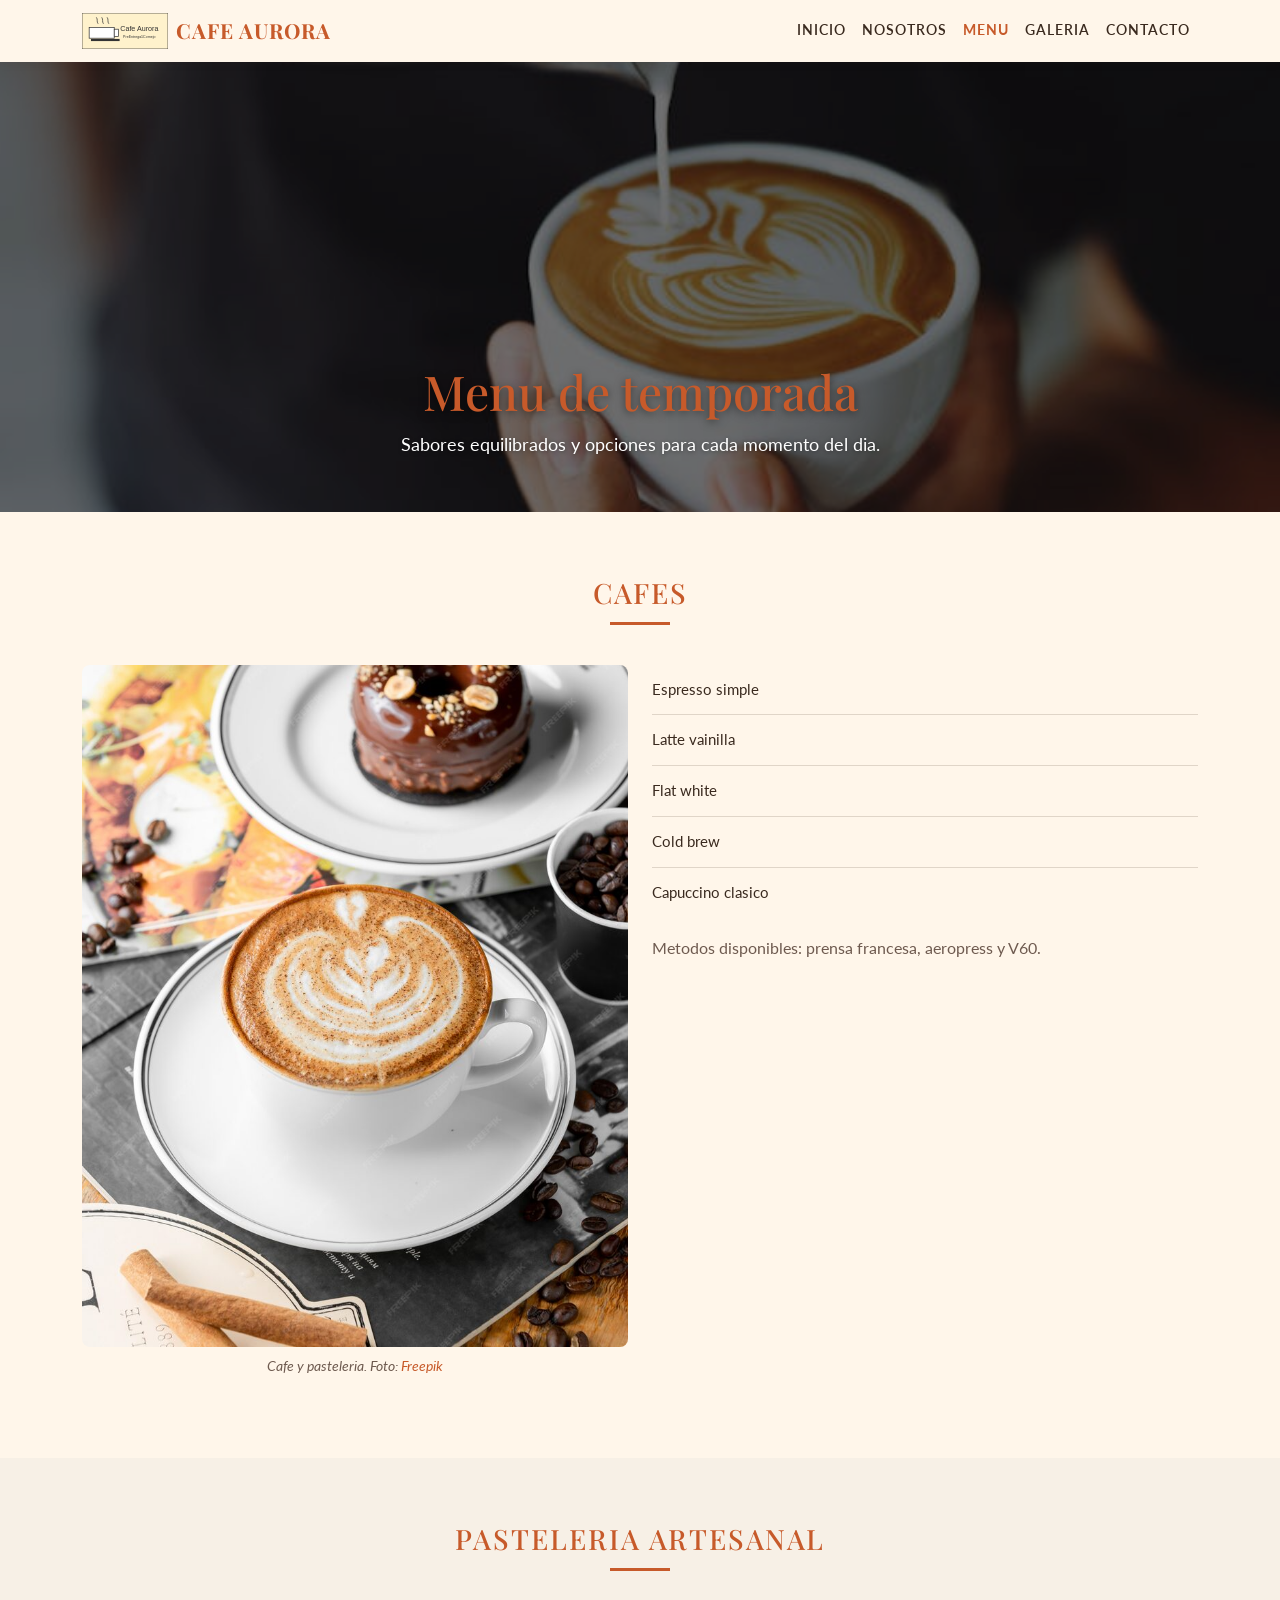
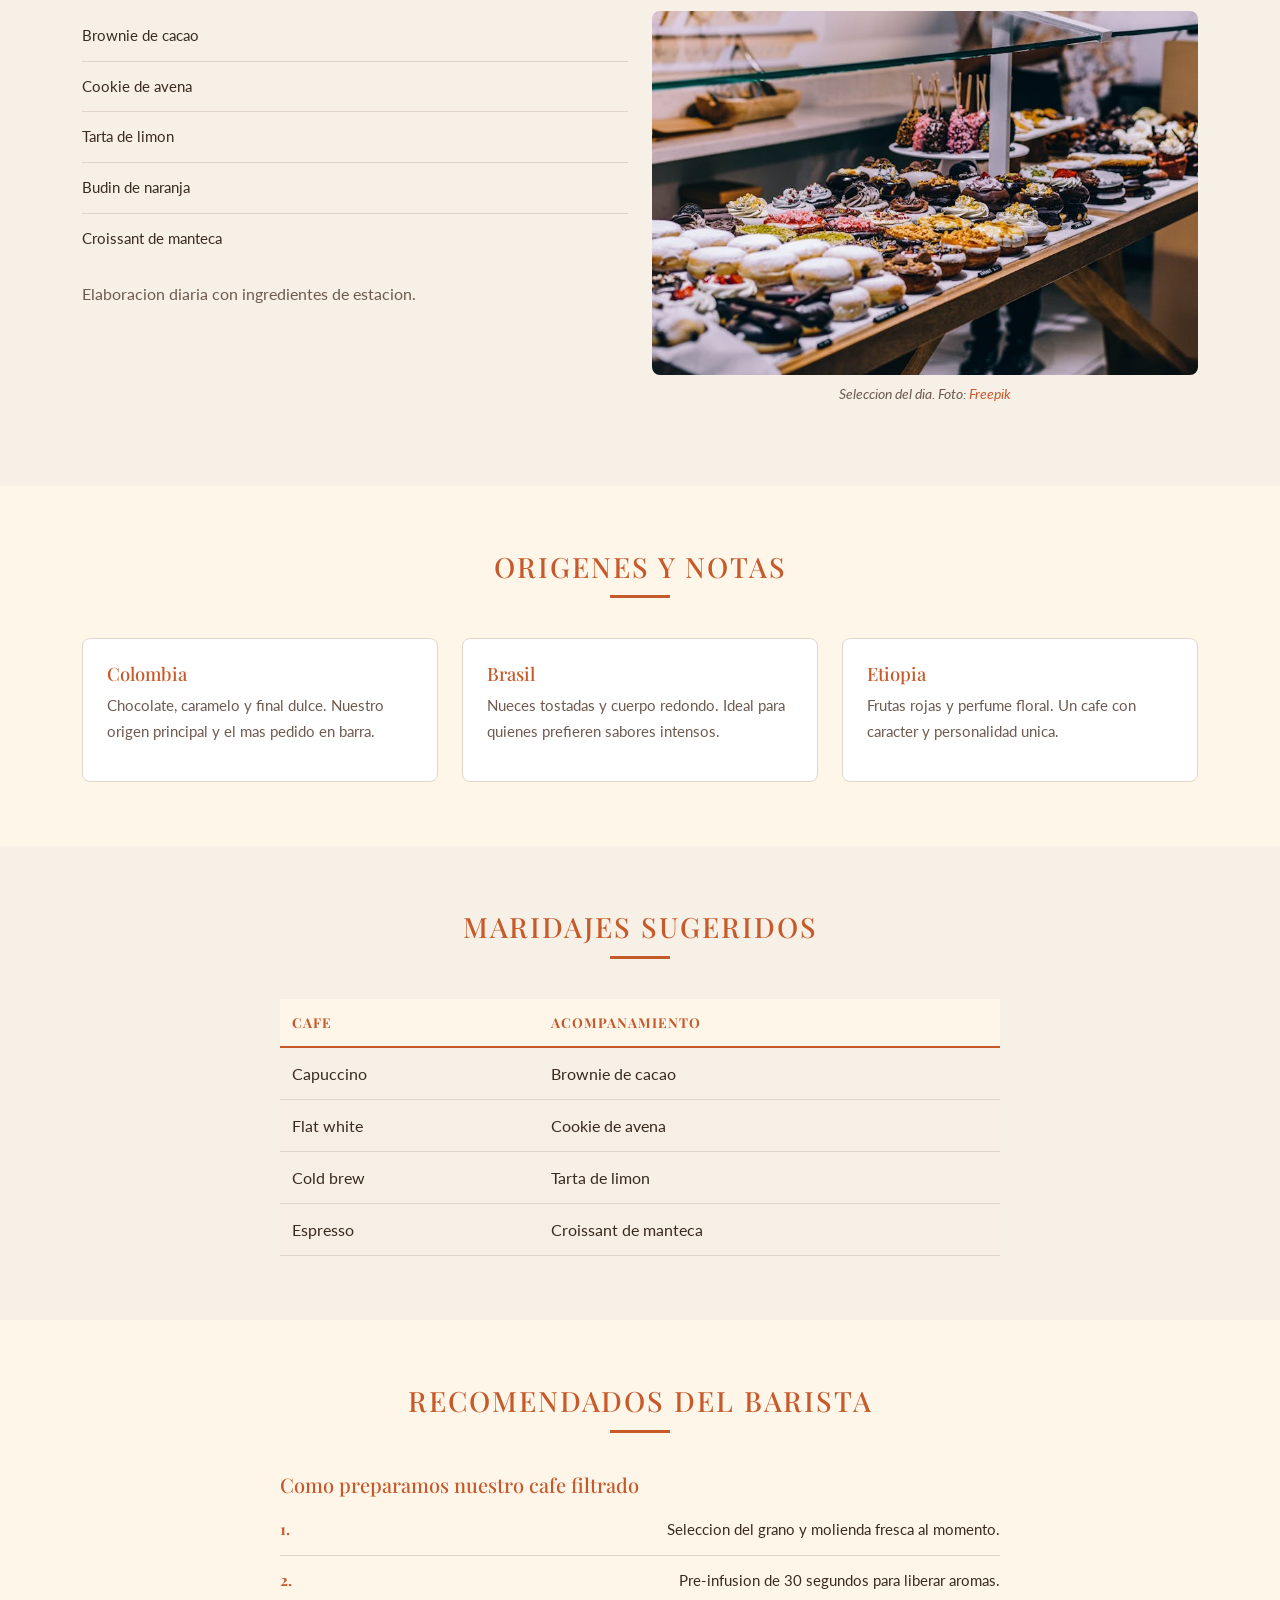
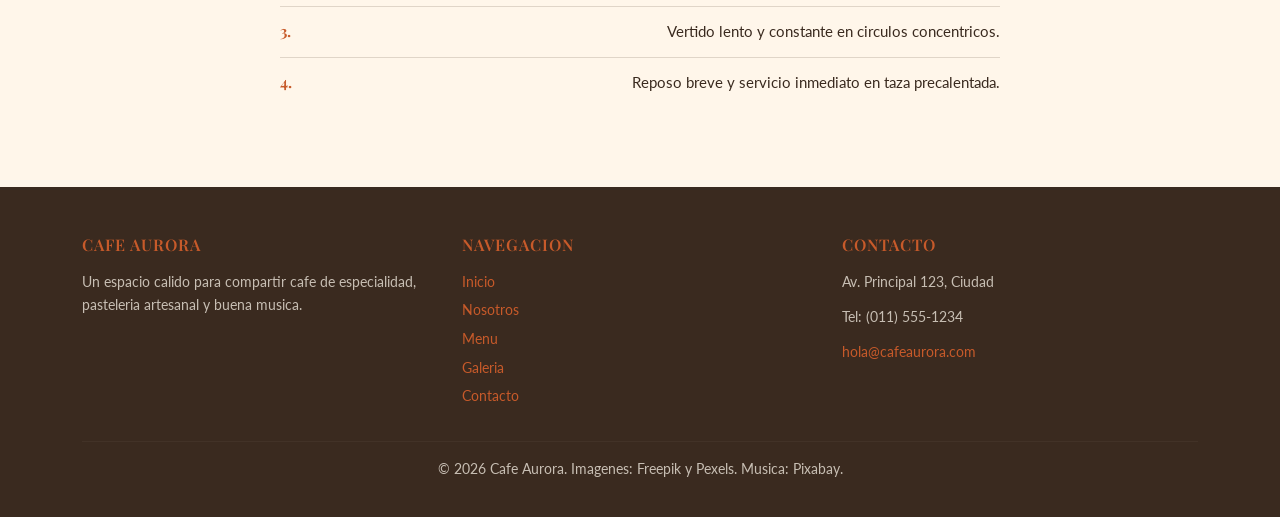
<file: pages/menu.html>
<!DOCTYPE html>
<html lang="es">
<head>
  <meta charset="UTF-8">
  <meta name="viewport" content="width=device-width, initial-scale=1.0">
  <title>Cafe Aurora — Menu de temporada</title>
  <meta name="description" content="Menu de Cafe Aurora: cafes de origen, pasteleria artesanal, maridajes sugeridos y recomendados del barista. Sabores equilibrados para cada momento.">
  <meta name="keywords" content="menu cafeteria, cafe de origen, pasteleria artesanal, espresso, capuccino, cold brew, latte">
  <!-- Open Graph -->
  <meta property="og:title" content="Cafe Aurora — Menu de temporada">
  <meta property="og:description" content="Cafes de origen, pasteleria artesanal y maridajes sugeridos. Descubri nuestro menu de temporada.">
  <meta property="og:image" content="../img/producto-1.jpg">
  <meta property="og:type" content="website">
  <!-- Bootstrap 5.3 -->
  <link href="https://cdn.jsdelivr.net/npm/bootstrap@5.3.8/dist/css/bootstrap.min.css" rel="stylesheet"
        integrity="sha384-sRIl4kxILFvY47J16cr9ZwB07vP4J8+LH7qKQnuqkuIAvNWLzeN8tE5YBujZqJLB" crossorigin="anonymous">
  <!-- Google Fonts -->
  <link rel="preconnect" href="https://fonts.googleapis.com">
  <link rel="preconnect" href="https://fonts.gstatic.com" crossorigin>
  <link href="https://fonts.googleapis.com/css2?family=Lato:wght@300;400;700&family=Playfair+Display:wght@400;700&display=swap" rel="stylesheet">
  <!-- AOS — Animate on Scroll -->
  <link rel="stylesheet" href="https://unpkg.com/aos@2.3.4/dist/aos.css">
  <!-- Estilos propios -->
  <link rel="stylesheet" href="../css/styles.css">
</head>
<body>

  <!-- Navegacion -->
  <nav class="navbar navbar-expand-lg navbar-light navbar-aurora sticky-top">
    <div class="container">
      <a class="navbar-brand" href="../index.html">
        <img src="../img/logo.svg" alt="Logo Cafe Aurora" height="36">
        Cafe Aurora
      </a>
      <button class="navbar-toggler" type="button"
              data-bs-toggle="collapse" data-bs-target="#navPrincipal"
              aria-controls="navPrincipal" aria-expanded="false"
              aria-label="Abrir menu de navegacion">
        <span class="navbar-toggler-icon"></span>
      </button>
      <div id="navPrincipal" class="collapse navbar-collapse">
        <ul class="navbar-nav ms-auto">
          <li class="nav-item">
            <a class="nav-link" href="../index.html">Inicio</a>
          </li>
          <li class="nav-item">
            <a class="nav-link" href="nosotros.html">Nosotros</a>
          </li>
          <li class="nav-item">
            <a class="nav-link active" aria-current="page" href="menu.html">Menu</a>
          </li>
          <li class="nav-item">
            <a class="nav-link" href="galeria.html">Galeria</a>
          </li>
          <li class="nav-item">
            <a class="nav-link" href="contacto.html">Contacto</a>
          </li>
        </ul>
      </div>
    </div>
  </nav>

  <main>

    <!-- Hero de pagina -->
    <section class="page-hero">
      <img src="../img/barista.jpg" class="page-hero__img" alt="Barista preparando cafe de especialidad">
      <div class="page-hero__overlay">
        <h1>Menu de temporada</h1>
        <p>Sabores equilibrados y opciones para cada momento del dia.</p>
      </div>
    </section>

    <!-- Cafes -->
    <section id="cafes" class="section-aurora section-aurora--alt">
      <div class="container">
        <h2 class="section-title">Cafes</h2>
        <div class="grid-aurora grid-aurora--2cols">
          <figure data-aos="fade-right">
            <img src="../img/producto-1.jpg" class="img-responsive" loading="lazy" alt="Capuccino con pastel de chocolate">
            <figcaption class="text-center-aurora">
              Cafe y pasteleria. Foto: <a href="https://www.freepik.es/foto-gratis/primer-plano-taza-cafe-capuchino-pastel-chocolate_6117711.htm">Freepik</a>
            </figcaption>
          </figure>
          <div>
            <ul class="menu-list">
              <li class="menu-list__item">Espresso simple</li>
              <li class="menu-list__item">Latte vainilla</li>
              <li class="menu-list__item">Flat white</li>
              <li class="menu-list__item">Cold brew</li>
              <li class="menu-list__item">Capuccino clasico</li>
            </ul>
            <p class="text-muted-aurora">Metodos disponibles: prensa francesa, aeropress y V60.</p>
          </div>
        </div>
      </div>
    </section>

    <!-- Pasteleria -->
    <section id="pasteleria" class="section-aurora">
      <div class="container">
        <h2 class="section-title">Pasteleria artesanal</h2>
        <div class="grid-aurora grid-aurora--2cols">
          <div>
            <ul class="menu-list">
              <li class="menu-list__item">Brownie de cacao</li>
              <li class="menu-list__item">Cookie de avena</li>
              <li class="menu-list__item">Tarta de limon</li>
              <li class="menu-list__item">Budin de naranja</li>
              <li class="menu-list__item">Croissant de manteca</li>
            </ul>
            <p class="text-muted-aurora">Elaboracion diaria con ingredientes de estacion.</p>
          </div>
          <figure data-aos="fade-left">
            <img src="../img/pasteleria.jpg" class="img-responsive" loading="lazy" alt="Seleccion de croissants y pasteleria artesanal">
            <figcaption class="text-center-aurora">
              Seleccion del dia. Foto: <a href="https://www.freepik.es/foto-gratis/freshly-baked-pastry-with-cup-of-coffee-on-wooden-table_3039265.htm">Freepik</a>
            </figcaption>
          </figure>
        </div>
      </div>
    </section>

    <!-- Origenes -->
    <section id="origenes" class="section-aurora section-aurora--alt">
      <div class="container">
        <h2 class="section-title">Origenes y notas</h2>
        <div class="grid-aurora grid-aurora--3cols">
          <article class="card-aurora" class="text-center-aurora" data-aos="fade-up">
            <div class="card-aurora__body">
              <h3 class="card-aurora__title">Colombia</h3>
              <p class="card-aurora__text">Chocolate, caramelo y final dulce. Nuestro origen principal y el mas pedido en barra.</p>
            </div>
          </article>
          <article class="card-aurora" class="text-center-aurora" data-aos="fade-up" data-aos-delay="150">
            <div class="card-aurora__body">
              <h3 class="card-aurora__title">Brasil</h3>
              <p class="card-aurora__text">Nueces tostadas y cuerpo redondo. Ideal para quienes prefieren sabores intensos.</p>
            </div>
          </article>
          <article class="card-aurora" class="text-center-aurora" data-aos="fade-up" data-aos-delay="300">
            <div class="card-aurora__body">
              <h3 class="card-aurora__title">Etiopia</h3>
              <p class="card-aurora__text">Frutas rojas y perfume floral. Un cafe con caracter y personalidad unica.</p>
            </div>
          </article>
        </div>
      </div>
    </section>

    <!-- Maridajes -->
    <section id="maridajes" class="section-aurora">
      <div class="container">
        <h2 class="section-title">Maridajes sugeridos</h2>
        <div class="flex-aurora flex-aurora--center">
          <div class="table-responsive-aurora content-narrow">
            <table class="table-aurora">
              <thead>
                <tr>
                  <th scope="col">Cafe</th>
                  <th scope="col">Acompanamiento</th>
                </tr>
              </thead>
              <tbody>
                <tr>
                  <td>Capuccino</td>
                  <td>Brownie de cacao</td>
                </tr>
                <tr>
                  <td>Flat white</td>
                  <td>Cookie de avena</td>
                </tr>
                <tr>
                  <td>Cold brew</td>
                  <td>Tarta de limon</td>
                </tr>
                <tr>
                  <td>Espresso</td>
                  <td>Croissant de manteca</td>
                </tr>
              </tbody>
            </table>
          </div>
        </div>
      </div>
    </section>

    <!-- Recomendados del barista -->
    <section id="recomendados" class="section-aurora section-aurora--alt">
      <div class="container">
        <h2 class="section-title">Recomendados del barista</h2>
        <div class="flex-aurora flex-aurora--center">
          <div class="content-narrow">
            <article>
              <h3>Como preparamos nuestro cafe filtrado</h3>
              <ol class="menu-list menu-list--numbered">
                <li class="menu-list__item">Seleccion del grano y molienda fresca al momento.</li>
                <li class="menu-list__item">Pre-infusion de 30 segundos para liberar aromas.</li>
                <li class="menu-list__item">Vertido lento y constante en circulos concentricos.</li>
                <li class="menu-list__item">Reposo breve y servicio inmediato en taza precalentada.</li>
              </ol>
            </article>
          </div>
        </div>
      </div>
    </section>

  </main>

  <!-- Footer -->
  <footer class="footer-aurora">
    <div class="container">
      <div class="grid-aurora grid-aurora--3cols">
        <div>
          <h5>Cafe Aurora</h5>
          <p>Un espacio calido para compartir cafe de especialidad, pasteleria artesanal y buena musica.</p>
        </div>
        <div>
          <h5>Navegacion</h5>
          <ul>
            <li><a href="../index.html">Inicio</a></li>
            <li><a href="nosotros.html">Nosotros</a></li>
            <li><a href="menu.html">Menu</a></li>
            <li><a href="galeria.html">Galeria</a></li>
            <li><a href="contacto.html">Contacto</a></li>
          </ul>
        </div>
        <div>
          <h5>Contacto</h5>
          <address>
            <p>Av. Principal 123, Ciudad</p>
            <p>Tel: (011) 555-1234</p>
            <p><a href="mailto:hola@cafeaurora.com">hola@cafeaurora.com</a></p>
          </address>
        </div>
      </div>
      <hr>
      <p class="footer__copy">&copy; 2026 Cafe Aurora. Imagenes: Freepik y Pexels. Musica: Pixabay.</p>
    </div>
  </footer>

  <!-- Bootstrap JS Bundle -->
  <script src="https://cdn.jsdelivr.net/npm/bootstrap@5.3.8/dist/js/bootstrap.bundle.min.js"
          integrity="sha384-FKyoEForCGlyvwx9Hj09JcYn3nv7wiPVlz7YYwJrWVcXK/BmnVDxM+D2scQbITxI" crossorigin="anonymous"></script>
  <!-- AOS init -->
  <script src="https://unpkg.com/aos@2.3.4/dist/aos.js"></script>
  <script>AOS.init({ duration: 800, once: true });</script>
</body>
</html>
</file>
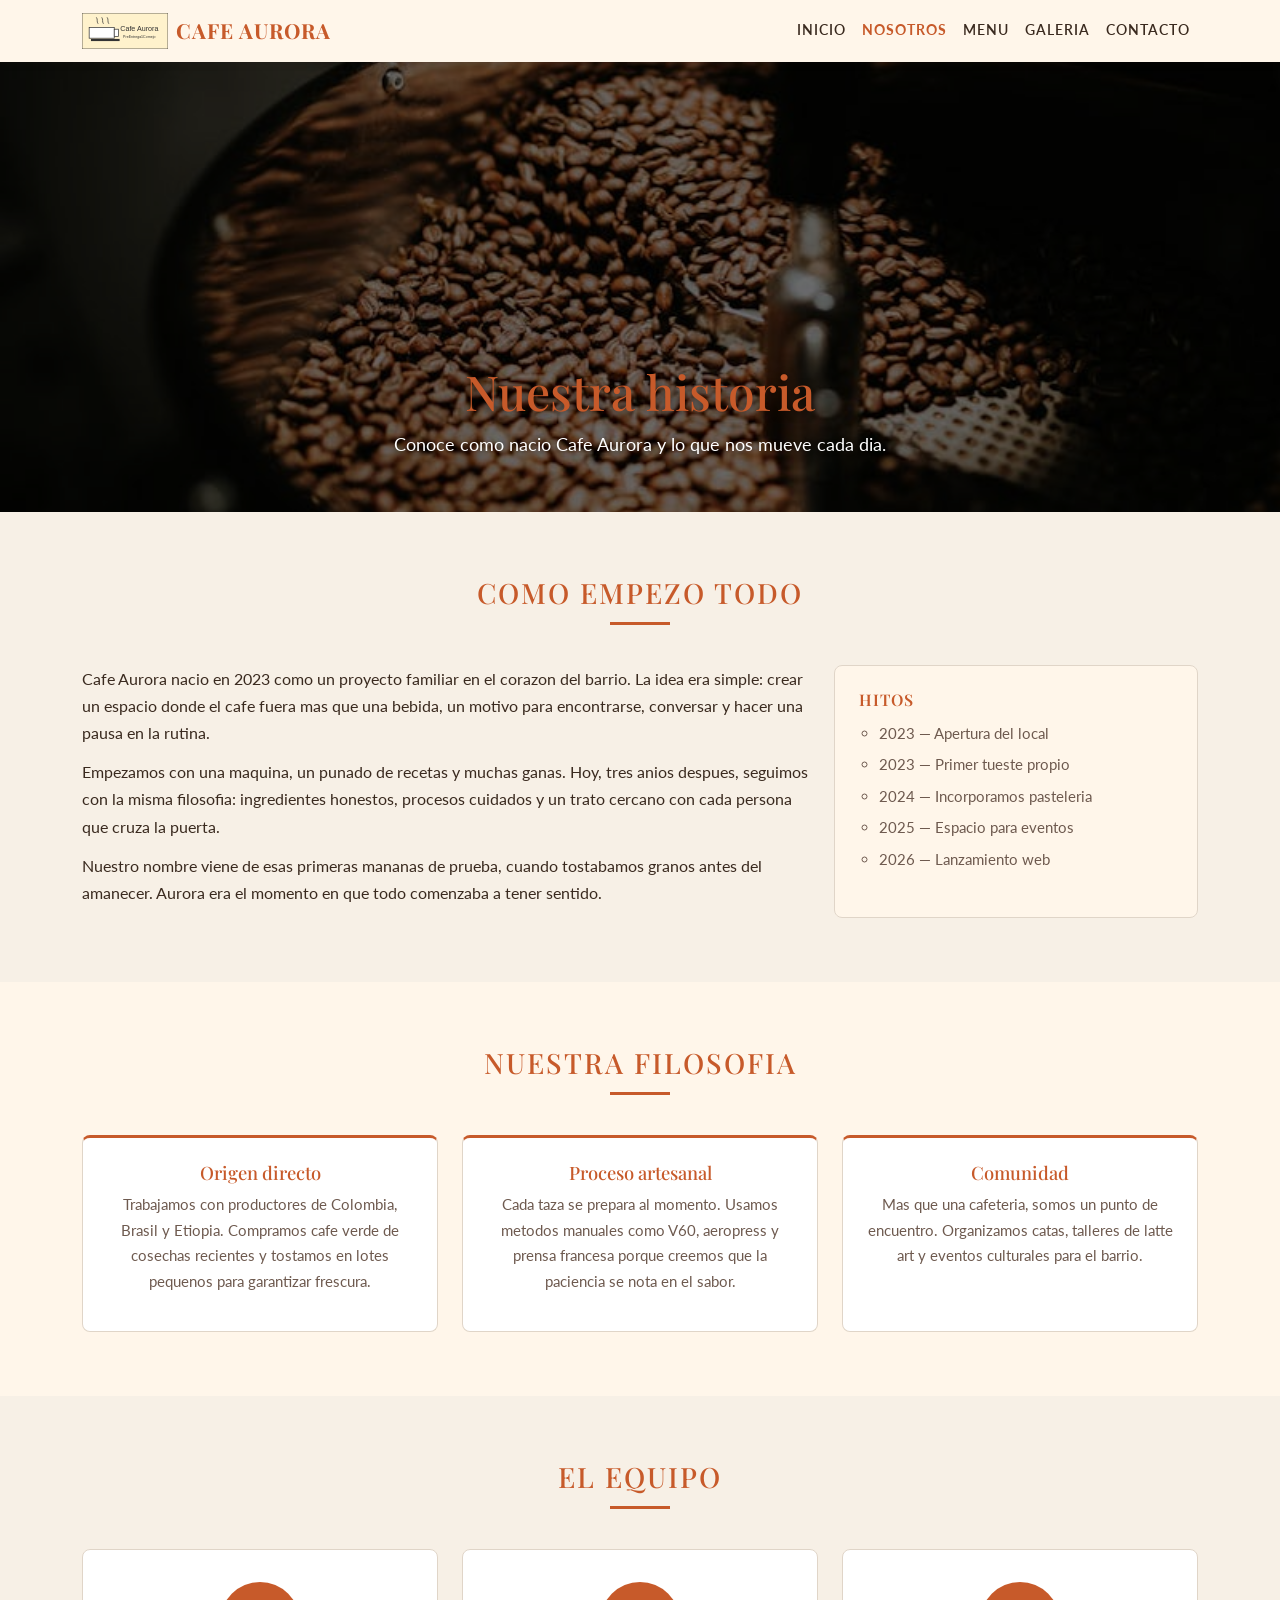
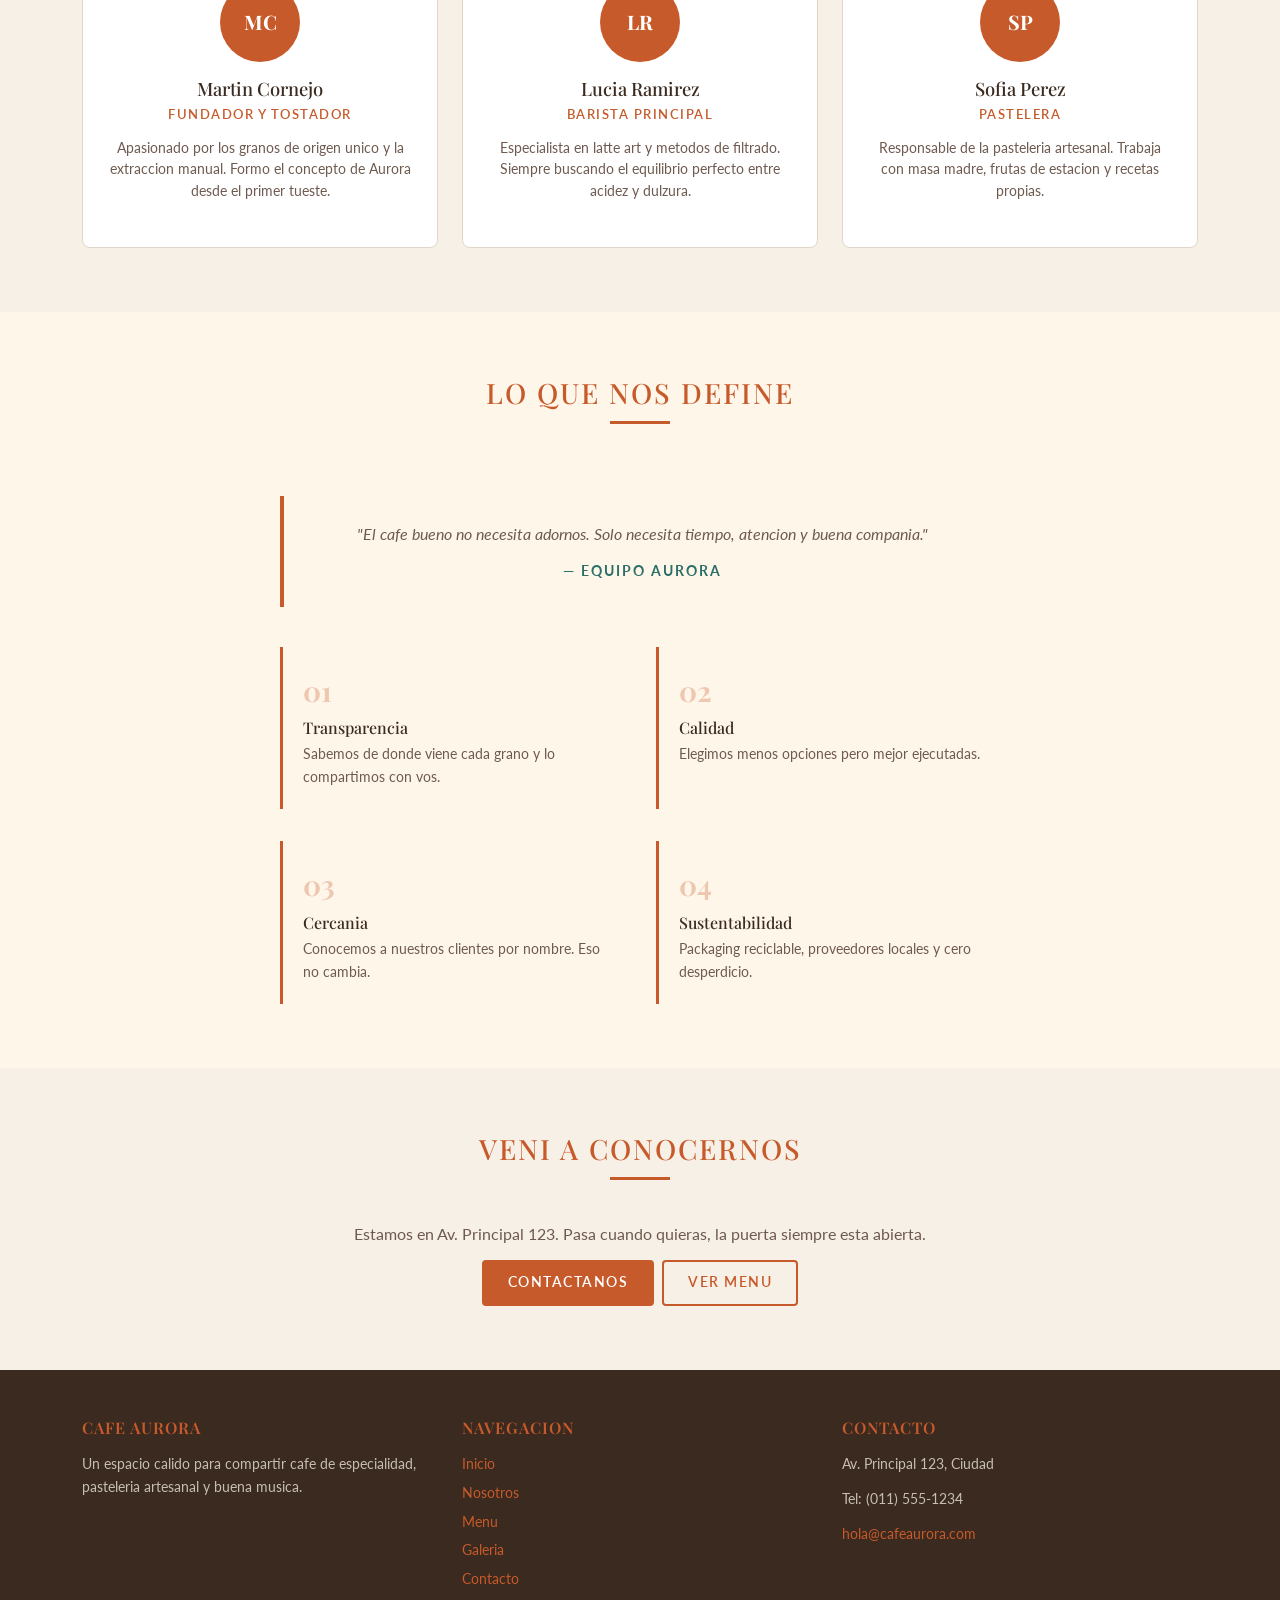
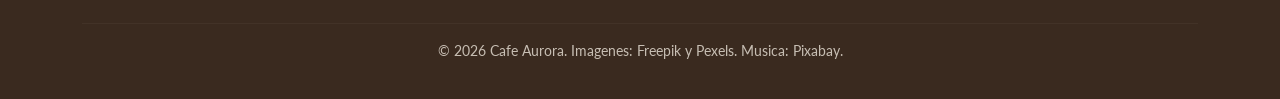
<file: pages/nosotros.html>
<!DOCTYPE html>
<html lang="es">
<head>
  <meta charset="UTF-8">
  <meta name="viewport" content="width=device-width, initial-scale=1.0">
  <title>Cafe Aurora — Nuestra historia, equipo y filosofia</title>
  <meta name="description" content="Conoce la historia de Cafe Aurora: como empezamos, nuestro equipo de baristas y pasteleros, y la filosofia de cafe de origen que nos mueve.">
  <meta name="keywords" content="historia cafeteria, equipo baristas, cafe de origen, filosofia cafe, cafeteria barrio">
  <!-- Open Graph -->
  <meta property="og:title" content="Cafe Aurora — Nuestra historia y equipo">
  <meta property="og:description" content="Nacimos en 2023 con la idea de crear un punto de encuentro para los amantes del cafe. Conoce al equipo detras de cada taza.">
  <meta property="og:image" content="../img/local.jpg">
  <meta property="og:type" content="website">
  <!-- Bootstrap 5.3 -->
  <link href="https://cdn.jsdelivr.net/npm/bootstrap@5.3.8/dist/css/bootstrap.min.css" rel="stylesheet"
        integrity="sha384-sRIl4kxILFvY47J16cr9ZwB07vP4J8+LH7qKQnuqkuIAvNWLzeN8tE5YBujZqJLB" crossorigin="anonymous">
  <!-- Google Fonts -->
  <link rel="preconnect" href="https://fonts.googleapis.com">
  <link rel="preconnect" href="https://fonts.gstatic.com" crossorigin>
  <link href="https://fonts.googleapis.com/css2?family=Lato:wght@300;400;700&family=Playfair+Display:wght@400;700&display=swap" rel="stylesheet">
  <!-- AOS — Animate on Scroll -->
  <link rel="stylesheet" href="https://unpkg.com/aos@2.3.4/dist/aos.css">
  <!-- Estilos propios -->
  <link rel="stylesheet" href="../css/styles.css">
</head>
<body>

  <!-- Navegacion -->
  <nav class="navbar navbar-expand-lg navbar-light navbar-aurora sticky-top">
    <div class="container">
      <a class="navbar-brand" href="../index.html">
        <img src="../img/logo.svg" alt="Logo Cafe Aurora" height="36">
        Cafe Aurora
      </a>
      <button class="navbar-toggler" type="button"
              data-bs-toggle="collapse" data-bs-target="#navPrincipal"
              aria-controls="navPrincipal" aria-expanded="false"
              aria-label="Abrir menu de navegacion">
        <span class="navbar-toggler-icon"></span>
      </button>
      <div id="navPrincipal" class="collapse navbar-collapse">
        <ul class="navbar-nav ms-auto">
          <li class="nav-item">
            <a class="nav-link" href="../index.html">Inicio</a>
          </li>
          <li class="nav-item">
            <a class="nav-link active" aria-current="page" href="nosotros.html">Nosotros</a>
          </li>
          <li class="nav-item">
            <a class="nav-link" href="menu.html">Menu</a>
          </li>
          <li class="nav-item">
            <a class="nav-link" href="galeria.html">Galeria</a>
          </li>
          <li class="nav-item">
            <a class="nav-link" href="contacto.html">Contacto</a>
          </li>
        </ul>
      </div>
    </div>
  </nav>

  <main>

    <!-- Hero de pagina -->
    <section class="page-hero">
      <img src="../img/granos.jpg" class="page-hero__img" alt="Granos de cafe tostado de origen unico">
      <div class="page-hero__overlay">
        <h1>Nuestra historia</h1>
        <p>Conoce como nacio Cafe Aurora y lo que nos mueve cada dia.</p>
      </div>
    </section>

    <!-- Historia -->
    <section id="historia" class="section-aurora">
      <div class="container">
        <h2 class="section-title">Como empezo todo</h2>
        <div class="grid-aurora grid-aurora--sidebar">
          <article data-aos="fade-up">
            <p>Cafe Aurora nacio en 2023 como un proyecto familiar en el corazon del barrio. La idea era simple: crear un espacio donde el cafe fuera mas que una bebida, un motivo para encontrarse, conversar y hacer una pausa en la rutina.</p>
            <p>Empezamos con una maquina, un punado de recetas y muchas ganas. Hoy, tres anios despues, seguimos con la misma filosofia: ingredientes honestos, procesos cuidados y un trato cercano con cada persona que cruza la puerta.</p>
            <p>Nuestro nombre viene de esas primeras mananas de prueba, cuando tostabamos granos antes del amanecer. Aurora era el momento en que todo comenzaba a tener sentido.</p>
          </article>
          <aside class="aside-aurora" data-aos="fade-left" data-aos-delay="150">
            <h3>Hitos</h3>
            <ul>
              <li>2023 — Apertura del local</li>
              <li>2023 — Primer tueste propio</li>
              <li>2024 — Incorporamos pasteleria</li>
              <li>2025 — Espacio para eventos</li>
              <li>2026 — Lanzamiento web</li>
            </ul>
          </aside>
        </div>
      </div>
    </section>

    <!-- Filosofia -->
    <section id="filosofia" class="section-aurora section-aurora--alt">
      <div class="container">
        <h2 class="section-title">Nuestra filosofia</h2>
        <div class="grid-aurora grid-aurora--3cols">
          <article class="card-aurora card-aurora--icon" data-aos="fade-up">
            <div class="card-aurora__body">
              <h3 class="card-aurora__title">Origen directo</h3>
              <p class="card-aurora__text">Trabajamos con productores de Colombia, Brasil y Etiopia. Compramos cafe verde de cosechas recientes y tostamos en lotes pequenos para garantizar frescura.</p>
            </div>
          </article>
          <article class="card-aurora card-aurora--icon" data-aos="fade-up" data-aos-delay="150">
            <div class="card-aurora__body">
              <h3 class="card-aurora__title">Proceso artesanal</h3>
              <p class="card-aurora__text">Cada taza se prepara al momento. Usamos metodos manuales como V60, aeropress y prensa francesa porque creemos que la paciencia se nota en el sabor.</p>
            </div>
          </article>
          <article class="card-aurora card-aurora--icon" data-aos="fade-up" data-aos-delay="300">
            <div class="card-aurora__body">
              <h3 class="card-aurora__title">Comunidad</h3>
              <p class="card-aurora__text">Mas que una cafeteria, somos un punto de encuentro. Organizamos catas, talleres de latte art y eventos culturales para el barrio.</p>
            </div>
          </article>
        </div>
      </div>
    </section>

    <!-- Equipo -->
    <section id="equipo" class="section-aurora">
      <div class="container">
        <h2 class="section-title">El equipo</h2>
        <div class="grid-aurora grid-aurora--3cols">
          <article class="team-card" data-aos="fade-up">
            <div class="team-card__avatar" aria-hidden="true">MC</div>
            <h3 class="team-card__name">Martin Cornejo</h3>
            <p class="team-card__role">Fundador y tostador</p>
            <p class="team-card__bio">Apasionado por los granos de origen unico y la extraccion manual. Formo el concepto de Aurora desde el primer tueste.</p>
          </article>
          <article class="team-card" data-aos="fade-up" data-aos-delay="150">
            <div class="team-card__avatar" aria-hidden="true">LR</div>
            <h3 class="team-card__name">Lucia Ramirez</h3>
            <p class="team-card__role">Barista principal</p>
            <p class="team-card__bio">Especialista en latte art y metodos de filtrado. Siempre buscando el equilibrio perfecto entre acidez y dulzura.</p>
          </article>
          <article class="team-card" data-aos="fade-up" data-aos-delay="300">
            <div class="team-card__avatar" aria-hidden="true">SP</div>
            <h3 class="team-card__name">Sofia Perez</h3>
            <p class="team-card__role">Pastelera</p>
            <p class="team-card__bio">Responsable de la pasteleria artesanal. Trabaja con masa madre, frutas de estacion y recetas propias.</p>
          </article>
        </div>
      </div>
    </section>

    <!-- Valores -->
    <section id="valores" class="section-aurora section-aurora--alt">
      <div class="container">
        <h2 class="section-title">Lo que nos define</h2>
        <div class="flex-aurora flex-aurora--center">
          <div class="content-narrow text-center-aurora">
            <blockquote class="blockquote-aurora" data-aos="zoom-in">
              <p>"El cafe bueno no necesita adornos. Solo necesita tiempo, atencion y buena compania."</p>
              <footer>— Equipo Aurora</footer>
            </blockquote>
            <div class="valores-grid">
              <div class="valor-item">
                <span class="valor-item__numero">01</span>
                <h4 class="valor-item__titulo">Transparencia</h4>
                <p class="valor-item__texto">Sabemos de donde viene cada grano y lo compartimos con vos.</p>
              </div>
              <div class="valor-item">
                <span class="valor-item__numero">02</span>
                <h4 class="valor-item__titulo">Calidad</h4>
                <p class="valor-item__texto">Elegimos menos opciones pero mejor ejecutadas.</p>
              </div>
              <div class="valor-item">
                <span class="valor-item__numero">03</span>
                <h4 class="valor-item__titulo">Cercania</h4>
                <p class="valor-item__texto">Conocemos a nuestros clientes por nombre. Eso no cambia.</p>
              </div>
              <div class="valor-item">
                <span class="valor-item__numero">04</span>
                <h4 class="valor-item__titulo">Sustentabilidad</h4>
                <p class="valor-item__texto">Packaging reciclable, proveedores locales y cero desperdicio.</p>
              </div>
            </div>
          </div>
        </div>
      </div>
    </section>

    <!-- CTA -->
    <section class="section-aurora">
      <div class="container text-center">
        <h2 class="section-title">Veni a conocernos</h2>
        <p class="text-muted-aurora">Estamos en Av. Principal 123. Pasa cuando quieras, la puerta siempre esta abierta.</p>
        <div class="btn-group">
          <a href="contacto.html" class="btn-aurora">Contactanos</a>
          <a href="menu.html" class="btn-aurora btn-aurora--outline">Ver menu</a>
        </div>
      </div>
    </section>

  </main>

  <!-- Footer -->
  <footer class="footer-aurora">
    <div class="container">
      <div class="grid-aurora grid-aurora--3cols">
        <div>
          <h5>Cafe Aurora</h5>
          <p>Un espacio calido para compartir cafe de especialidad, pasteleria artesanal y buena musica.</p>
        </div>
        <div>
          <h5>Navegacion</h5>
          <ul>
            <li><a href="../index.html">Inicio</a></li>
            <li><a href="nosotros.html">Nosotros</a></li>
            <li><a href="menu.html">Menu</a></li>
            <li><a href="galeria.html">Galeria</a></li>
            <li><a href="contacto.html">Contacto</a></li>
          </ul>
        </div>
        <div>
          <h5>Contacto</h5>
          <address>
            <p>Av. Principal 123, Ciudad</p>
            <p>Tel: (011) 555-1234</p>
            <p><a href="mailto:hola@cafeaurora.com">hola@cafeaurora.com</a></p>
          </address>
        </div>
      </div>
      <hr>
      <p class="footer__copy">&copy; 2026 Cafe Aurora. Imagenes: Freepik y Pexels. Musica: Pixabay.</p>
    </div>
  </footer>

  <!-- Bootstrap JS Bundle -->
  <script src="https://cdn.jsdelivr.net/npm/bootstrap@5.3.8/dist/js/bootstrap.bundle.min.js"
          integrity="sha384-FKyoEForCGlyvwx9Hj09JcYn3nv7wiPVlz7YYwJrWVcXK/BmnVDxM+D2scQbITxI" crossorigin="anonymous"></script>
  <!-- AOS init -->
  <script src="https://unpkg.com/aos@2.3.4/dist/aos.js"></script>
  <script>AOS.init({ duration: 800, once: true });</script>
</body>
</html>
</file>
<file: css/styles.css>
@charset "UTF-8";
.sticky-top {
  z-index: 1030;
}

.img-responsive {
  width: 100%;
  height: auto;
  display: block;
  border-radius: 8px;
}

.rounded-aurora {
  border-radius: 8px;
}

*,
*::before,
*::after {
  box-sizing: border-box;
  margin: 0;
  padding: 0;
}

html {
  scroll-behavior: smooth;
  scroll-padding-top: 80px;
}
@media (prefers-reduced-motion: reduce) {
  html {
    scroll-behavior: auto;
  }
}

body {
  font-family: "Lato", "Helvetica Neue", sans-serif;
  color: #3a2a1f;
  background-color: #f7f0e6;
  line-height: 1.7;
}

img {
  max-width: 100%;
  height: auto;
  display: block;
}

@media (prefers-reduced-motion: reduce) {
  * {
    transition-duration: 0.01ms !important;
    animation-duration: 0.01ms !important;
  }
}
h1, h2, h3, h4, h5 {
  font-family: "Playfair Display", Georgia, serif;
  color: #c75a2a;
}

h1 {
  font-size: 2.5rem;
}

h2 {
  font-size: 1.75rem;
  margin-bottom: 1rem;
}

h3 {
  font-size: 1.25rem;
}

p {
  margin-bottom: 0.75rem;
}

a {
  color: #c75a2a;
  text-decoration: none;
  transition: color 0.3s ease;
}
a:hover {
  color: #a34820;
  text-decoration: underline;
}

figcaption {
  color: #6e5a4f;
  font-style: italic;
  font-size: 0.85rem;
  margin-top: 0.5rem;
}

.text-primary {
  color: #c75a2a;
}

.text-secondary {
  color: #2b6f68;
}

.text-ink {
  color: #3a2a1f;
}

.text-muted {
  color: #6e5a4f;
}

.text-white {
  color: #ffffff;
}

.mt-aurora-1 {
  margin-top: 1rem;
}

.mb-aurora-1 {
  margin-bottom: 1rem;
}

.mt-aurora-2 {
  margin-top: 2rem;
}

.mb-aurora-2 {
  margin-bottom: 2rem;
}

.mt-aurora-3 {
  margin-top: 3rem;
}

.mb-aurora-3 {
  margin-bottom: 3rem;
}

.mt-aurora-4 {
  margin-top: 4rem;
}

.mb-aurora-4 {
  margin-bottom: 4rem;
}

.mt-aurora-5 {
  margin-top: 5rem;
}

.mb-aurora-5 {
  margin-bottom: 5rem;
}

.text-aurora {
  color: #c75a2a;
}

.text-muted-aurora {
  color: #6e5a4f;
}

.content-narrow {
  max-width: 720px;
  width: 100%;
}

.content-form {
  max-width: 600px;
  width: 100%;
}

.text-center-aurora {
  text-align: center;
}

.btn-full {
  width: 100%;
}

.btn-group {
  display: inline-flex;
  gap: 0.5rem;
  flex-wrap: wrap;
}

.label-normal {
  text-transform: none;
  letter-spacing: normal;
  font-weight: 400;
  font-size: 0.95rem;
}

@keyframes fadeInUp {
  from {
    opacity: 0;
    transform: translateY(20px);
  }
  to {
    opacity: 1;
    transform: translateY(0);
  }
}
@keyframes fadeInLeft {
  from {
    opacity: 0;
    transform: translateX(-30px);
  }
  to {
    opacity: 1;
    transform: translateX(0);
  }
}
@keyframes scaleIn {
  from {
    opacity: 0;
    transform: scale(0.9);
  }
  to {
    opacity: 1;
    transform: scale(1);
  }
}
.fade-in-up {
  animation: fadeInUp 0.6s ease-out;
}

.fade-in-left {
  animation: fadeInLeft 0.6s ease-out;
}

.scale-in {
  animation: scaleIn 0.5s ease-out;
}

.grid-aurora {
  display: grid;
  gap: 1.5rem;
}
.grid-aurora--2cols {
  grid-template-columns: 1fr 1fr;
}
@media (max-width: 768px) {
  .grid-aurora--2cols {
    grid-template-columns: 1fr;
  }
}
.grid-aurora--3cols {
  grid-template-columns: repeat(3, 1fr);
}
@media (max-width: 768px) {
  .grid-aurora--3cols {
    grid-template-columns: 1fr 1fr;
  }
}
@media (max-width: 576px) {
  .grid-aurora--3cols {
    grid-template-columns: 1fr;
  }
}
.grid-aurora--sidebar {
  grid-template-columns: 2fr 1fr;
}
@media (max-width: 768px) {
  .grid-aurora--sidebar {
    grid-template-columns: 1fr;
  }
}

.container-aurora {
  width: 100%;
  max-width: 1140px;
  margin: 0 auto;
  padding: 0 1rem;
}

.flex-aurora {
  display: flex;
  gap: 1.5rem;
}
.flex-aurora--wrap {
  flex-wrap: wrap;
}
.flex-aurora--center {
  display: flex;
  justify-content: center;
  align-items: center;
}
.flex-aurora--between {
  display: flex;
  justify-content: space-between;
  align-items: center;
}

.section-aurora {
  padding: 4rem 0;
}
.section-aurora--alt {
  background-color: #fff6ea;
}
@media (max-width: 768px) {
  .section-aurora {
    padding: 2.5rem 0;
  }
}
@media (max-width: 576px) {
  .section-aurora {
    padding: 2rem 0;
  }
}

.section-title {
  text-align: center;
  margin-bottom: 2.5rem;
  text-transform: uppercase;
  letter-spacing: 2px;
  position: relative;
}
.section-title::after {
  content: "";
  display: block;
  width: 60px;
  height: 3px;
  background-color: #c75a2a;
  margin: 0.75rem auto 0;
}

.footer-aurora {
  background-color: #3a2a1f;
  color: #f7f0e6;
  padding: 3rem 0 1.5rem;
}
.footer-aurora h5 {
  color: #c75a2a;
  font-family: "Playfair Display", Georgia, serif;
  text-transform: uppercase;
  letter-spacing: 1px;
  font-size: 1rem;
  font-weight: 600;
  margin-bottom: 1rem;
}
.footer-aurora p,
.footer-aurora li {
  color: rgba(247, 240, 230, 0.75);
  font-size: 0.85rem;
}
.footer-aurora a {
  color: #c75a2a;
  text-decoration: none;
}
.footer-aurora a:hover {
  color: #ffffff;
  text-decoration: underline;
}
.footer-aurora ul {
  list-style: none;
  padding: 0;
}
.footer-aurora ul li {
  margin-bottom: 0.35rem;
}
.footer-aurora address {
  font-style: normal;
}
.footer-aurora hr {
  border-color: rgba(247, 240, 230, 0.15);
}

.footer__copy {
  text-align: center;
  font-size: 0.8rem;
  color: rgba(247, 240, 230, 0.5);
  margin-top: 1rem;
}

.aside-aurora {
  background-color: #fff6ea;
  border: 1px solid #e0d5c8;
  border-radius: 8px;
  padding: 1.5rem;
}
.aside-aurora h3 {
  font-size: 1rem;
  text-transform: uppercase;
  letter-spacing: 1px;
  font-size: 1rem;
  font-weight: 600;
  margin-bottom: 0.75rem;
}
.aside-aurora ul {
  list-style-type: circle;
  padding-left: 1.25rem;
}
.aside-aurora li {
  color: #6e5a4f;
  margin-bottom: 0.35rem;
  font-size: 0.95rem;
}

.navbar-aurora {
  background-color: #fff6ea;
  box-shadow: 0 2px 8px rgba(58, 42, 31, 0.08);
}
.navbar-aurora .navbar-brand {
  font-family: "Playfair Display", Georgia, serif;
  font-weight: 700;
  color: #c75a2a;
  font-size: 1.3rem;
  letter-spacing: 1px;
  text-transform: uppercase;
  display: flex;
  align-items: center;
  gap: 0.5rem;
}
.navbar-aurora .navbar-brand:hover {
  color: #a34820;
  text-decoration: none;
}
.navbar-aurora .navbar-brand img {
  height: 36px;
  width: auto;
}
.navbar-aurora .nav-link {
  color: #3a2a1f;
  font-weight: 400;
  text-transform: uppercase;
  letter-spacing: 1px;
  font-size: 0.85rem;
  font-weight: 600;
  padding: 0.5rem 0.75rem;
  transition: color 0.3s ease;
}
.navbar-aurora .nav-link:hover, .navbar-aurora .nav-link:focus-visible {
  color: #c75a2a;
}
.navbar-aurora .nav-link.active {
  color: #c75a2a;
  font-weight: 700;
}
@media (max-width: 576px) {
  .navbar-aurora .navbar-brand {
    font-size: 1.1rem;
  }
}

.btn-aurora--secondary, .btn-aurora--outline, .btn-aurora {
  padding: 0.6rem 1.5rem;
  text-transform: uppercase;
  letter-spacing: 1.5px;
  font-size: 0.85rem;
  font-weight: 600;
  border-radius: 4px;
  transition: background-color 0.3s ease, transform 0.2s ease;
  cursor: pointer;
  display: inline-block;
  text-align: center;
}
.btn-aurora--secondary:active, .btn-aurora--outline:active, .btn-aurora:active {
  transform: scale(0.97);
}
.btn-aurora--secondary:focus-visible, .btn-aurora--outline:focus-visible, .btn-aurora:focus-visible {
  outline: 3px solid #c75a2a;
  outline-offset: 2px;
}

.btn-aurora {
  background-color: #c75a2a;
  color: #ffffff;
  border: 2px solid #c75a2a;
}
.btn-aurora:hover {
  background-color: #a34820;
  border-color: #a34820;
  color: #ffffff;
  text-decoration: none;
}
.btn-aurora--outline {
  background-color: transparent;
  color: #c75a2a;
  border: 2px solid #c75a2a;
}
.btn-aurora--outline:hover {
  background-color: #c75a2a;
  color: #ffffff;
}
.btn-aurora--secondary {
  background-color: #2b6f68;
  color: #ffffff;
  border: 2px solid #2b6f68;
}
.btn-aurora--secondary:hover {
  background-color: #1e524d;
  border-color: #1e524d;
  color: #ffffff;
  text-decoration: none;
}

.card-aurora {
  border: 1px solid #e0d5c8;
  border-radius: 8px;
  overflow: hidden;
  background-color: #ffffff;
  height: 100%;
  transition: transform 0.3s ease, box-shadow 0.3s ease;
}
.card-aurora:hover {
  transform: translateY(-4px);
  box-shadow: 0 8px 24px rgba(58, 42, 31, 0.12);
}
.card-aurora__img {
  width: 100%;
  height: 220px;
  object-fit: cover;
  display: block;
}
.card-aurora__body {
  padding: 1.5rem;
}
.card-aurora__title {
  font-family: "Playfair Display", Georgia, serif;
  color: #c75a2a;
  font-size: 1.15rem;
  margin-bottom: 0.5rem;
}
.card-aurora__text {
  color: #6e5a4f;
  font-size: 0.95rem;
  margin-bottom: 0.75rem;
}
.card-aurora--icon {
  text-align: center;
  border-top: 3px solid #c75a2a;
}
.card-aurora .card-img-top {
  width: 100%;
  height: 220px;
  object-fit: cover;
}
.card-aurora .card-body {
  padding: 1.5rem;
}
.card-aurora .card-title {
  font-family: "Playfair Display", Georgia, serif;
  color: #c75a2a;
  font-size: 1.15rem;
  margin-bottom: 0.5rem;
}
.card-aurora .card-text {
  color: #6e5a4f;
  font-size: 0.95rem;
}

.hero-carousel .carousel-item {
  height: 75vh;
  min-height: 400px;
  max-height: 700px;
  overflow: hidden;
}
.hero-carousel .carousel-item img {
  width: 100%;
  height: 100%;
  object-fit: cover;
  filter: brightness(0.5);
}
.hero-carousel .carousel-caption {
  bottom: 50%;
  transform: translateY(50%);
  text-shadow: 0 2px 8px rgba(0, 0, 0, 0.5);
}
.hero-carousel .carousel-caption h2 {
  color: #ffffff;
  font-size: 3rem;
  margin-bottom: 0.75rem;
}
.hero-carousel .carousel-caption p {
  color: #ffffff;
  font-size: 1.15rem;
  opacity: 0.9;
}
@media (max-width: 768px) {
  .hero-carousel .carousel-item {
    height: 50vh;
    min-height: 300px;
  }
  .hero-carousel .carousel-caption h2 {
    font-size: 1.75rem;
  }
  .hero-carousel .carousel-caption p {
    font-size: 0.95rem;
  }
}
@media (max-width: 576px) {
  .hero-carousel .carousel-item {
    height: 40vh;
    min-height: 250px;
  }
  .hero-carousel .carousel-caption h2 {
    font-size: 1.4rem;
  }
  .hero-carousel .carousel-caption p {
    font-size: 0.85rem;
  }
}

.form-aurora__group {
  margin-bottom: 1rem;
}
.form-aurora__label {
  text-transform: uppercase;
  letter-spacing: 1px;
  font-size: 0.85rem;
  font-weight: 600;
  display: block;
  color: #3a2a1f;
  margin-bottom: 0.25rem;
}
.form-aurora__input, .form-aurora__select, .form-aurora__textarea {
  width: 100%;
  padding: 0.5rem 0.75rem;
  border: 1px solid #e0d5c8;
  border-radius: 4px;
  font-family: "Lato", "Helvetica Neue", sans-serif;
  font-size: 0.95rem;
  color: #3a2a1f;
  background-color: #ffffff;
  transition: border-color 0.3s ease, box-shadow 0.3s ease;
}
.form-aurora__input:focus, .form-aurora__select:focus, .form-aurora__textarea:focus {
  border-color: #c75a2a;
  box-shadow: 0 0 0 0.2rem rgba(199, 90, 42, 0.15);
  outline: none;
}
.form-aurora__input:required, .form-aurora__select:required, .form-aurora__textarea:required {
  border-left: 3px solid #c75a2a;
}
.form-aurora__textarea {
  min-height: 120px;
  resize: vertical;
}
.form-aurora__select {
  appearance: auto;
}
.form-aurora__check {
  display: flex;
  align-items: center;
  gap: 0.5rem;
  margin-bottom: 1rem;
}
.form-aurora .form-control,
.form-aurora .form-select {
  border: 1px solid #e0d5c8;
  border-radius: 4px;
  font-family: "Lato", "Helvetica Neue", sans-serif;
  color: #3a2a1f;
  transition: border-color 0.3s ease, box-shadow 0.3s ease;
}
.form-aurora .form-control:focus,
.form-aurora .form-select:focus {
  border-color: #c75a2a;
  box-shadow: 0 0 0 0.2rem rgba(199, 90, 42, 0.15);
}
.form-aurora .form-control:required,
.form-aurora .form-select:required {
  border-left: 3px solid #c75a2a;
}
.form-aurora label,
.form-aurora .form-label {
  text-transform: uppercase;
  letter-spacing: 1px;
  font-size: 0.85rem;
  font-weight: 600;
  color: #3a2a1f;
  margin-bottom: 0.25rem;
}

.faq-aurora__item {
  border: 1px solid #e0d5c8;
  border-radius: 8px;
  margin-bottom: 0.75rem;
  overflow: hidden;
}
.faq-aurora__item:last-child {
  margin-bottom: 0;
}
.faq-aurora__question {
  font-family: "Playfair Display", Georgia, serif;
  font-weight: 600;
  color: #3a2a1f;
  background-color: #fff6ea;
  font-size: 1rem;
  padding: 1rem 1.25rem;
  cursor: pointer;
  transition: background-color 0.3s ease, color 0.3s ease;
  list-style: none;
  display: flex;
  justify-content: space-between;
  align-items: center;
}
.faq-aurora__question::-webkit-details-marker {
  display: none;
}
.faq-aurora__question::after {
  content: "+";
  font-size: 1.25rem;
  font-weight: 700;
  color: #c75a2a;
  transition: transform 0.3s ease;
}
.faq-aurora__question:hover, .faq-aurora__question:focus-visible {
  background-color: #f7f0e6;
  color: #c75a2a;
}
.faq-aurora__item[open] .faq-aurora__question {
  background-color: #f7f0e6;
  color: #c75a2a;
}
.faq-aurora__item[open] .faq-aurora__question::after {
  content: "−";
}
.faq-aurora__answer {
  color: #6e5a4f;
  line-height: 1.8;
  padding: 1rem 1.25rem;
}

.accordion-aurora .accordion-button {
  font-family: "Playfair Display", Georgia, serif;
  font-weight: 600;
  color: #3a2a1f;
  background-color: #fff6ea;
  font-size: 1rem;
}
.accordion-aurora .accordion-button:not(.collapsed) {
  background-color: #f7f0e6;
  color: #c75a2a;
  box-shadow: none;
}
.accordion-aurora .accordion-button:focus {
  border-color: #c75a2a;
  box-shadow: 0 0 0 0.2rem rgba(199, 90, 42, 0.15);
}
.accordion-aurora .accordion-body {
  color: #6e5a4f;
  line-height: 1.8;
}

.blockquote-aurora {
  border-left: 4px solid #c75a2a;
  padding: 1.5rem 2rem;
  margin: 2rem 0;
  background-color: #fff6ea;
  border-radius: 0 8px 8px 0;
  font-style: italic;
  color: #6e5a4f;
}
.blockquote-aurora footer {
  font-style: normal;
  color: #2b6f68;
  font-weight: 700;
  text-transform: uppercase;
  letter-spacing: 2px;
  font-size: 0.85rem;
  margin-top: 0.75rem;
  background-color: transparent;
  padding: 0;
}
@media (max-width: 768px) {
  .blockquote-aurora {
    padding: 1rem 1.25rem;
  }
}

.table-aurora {
  width: 100%;
  border-collapse: collapse;
}
.table-aurora thead th {
  background-color: #fff6ea;
  color: #c75a2a;
  text-transform: uppercase;
  letter-spacing: 1px;
  font-family: "Playfair Display", Georgia, serif;
  font-size: 0.85rem;
  border-bottom: 2px solid #c75a2a;
  padding: 0.75rem;
  text-align: left;
}
.table-aurora tbody td {
  padding: 0.75rem;
  border-bottom: 1px solid #e0d5c8;
}
.table-aurora tbody tr:nth-child(even) {
  background-color: rgba(247, 240, 230, 0.5);
}
.table-aurora tbody tr:hover {
  background-color: rgba(199, 90, 42, 0.06);
}
@media (max-width: 576px) {
  .table-aurora {
    font-size: 0.85rem;
  }
}

.table-responsive-aurora {
  overflow-x: auto;
  -webkit-overflow-scrolling: touch;
}

.table thead th {
  background-color: #fff6ea;
  color: #c75a2a;
  text-transform: uppercase;
  letter-spacing: 1px;
  font-family: "Playfair Display", Georgia, serif;
  font-size: 0.85rem;
  border-bottom: 2px solid #c75a2a;
}
.table tbody tr:nth-child(even) {
  background-color: rgba(247, 240, 230, 0.5);
}
.table tbody tr:hover {
  background-color: rgba(199, 90, 42, 0.06);
}

.page-hero {
  position: relative;
  overflow: hidden;
  height: 50vh;
  min-height: 280px;
  max-height: 450px;
}
.page-hero__img {
  width: 100%;
  height: 100%;
  object-fit: cover;
  filter: brightness(0.45);
}
.page-hero__overlay {
  position: absolute;
  bottom: 0;
  left: 0;
  right: 0;
  padding: 2.5rem 0;
  text-align: center;
  color: #ffffff;
}
.page-hero__overlay h1 {
  font-family: "Playfair Display", Georgia, serif;
  font-size: 3rem;
  text-shadow: 0 2px 8px rgba(0, 0, 0, 0.5);
  margin-bottom: 0.5rem;
  animation: fadeInUp 0.8s ease-out;
}
.page-hero__overlay p {
  font-size: 1.15rem;
  opacity: 0.9;
  text-shadow: 0 1px 4px rgba(0, 0, 0, 0.4);
  animation: fadeInUp 0.8s ease-out 0.15s both;
}
@media (max-width: 768px) {
  .page-hero {
    height: 40vh;
    min-height: 220px;
  }
  .page-hero__overlay h1 {
    font-size: 2.5rem;
  }
}
@media (max-width: 576px) {
  .page-hero {
    height: 35vh;
    min-height: 200px;
  }
  .page-hero__overlay {
    padding: 2rem 0;
  }
  .page-hero__overlay h1 {
    font-size: 1.75rem;
  }
  .page-hero__overlay p {
    font-size: 0.95rem;
  }
}

.music-section audio {
  width: 100%;
  max-width: 500px;
  margin: 1rem auto;
  display: block;
}

.music-credit {
  color: #6e5a4f;
  font-style: italic;
  font-size: 0.85rem;
}

.menu-list {
  list-style: none;
  padding: 0;
}
.menu-list__item {
  padding: 0.75rem 0;
  border-bottom: 1px solid #e0d5c8;
  color: #3a2a1f;
  font-size: 0.95rem;
  display: flex;
  justify-content: space-between;
  align-items: center;
}
.menu-list__item:last-child {
  border-bottom: none;
}
.menu-list__price {
  color: #c75a2a;
  font-weight: 700;
}
.menu-list--numbered {
  counter-reset: menu-counter;
}
.menu-list--numbered .menu-list__item {
  counter-increment: menu-counter;
}
.menu-list--numbered .menu-list__item::before {
  content: counter(menu-counter) ".";
  color: #c75a2a;
  font-weight: 700;
  margin-right: 0.75rem;
  font-family: "Playfair Display", Georgia, serif;
}

.list-group-item {
  border-color: #e0d5c8;
  color: #3a2a1f;
  font-size: 0.95rem;
}

.list-group-flush .list-group-item:last-child {
  border-bottom: none;
}

.horarios-list {
  list-style: none;
  padding: 0;
}
.horarios-list__item {
  display: flex;
  justify-content: space-between;
  padding: 0.5rem 0;
  border-bottom: 1px solid #e0d5c8;
  font-size: 0.95rem;
}
.horarios-list__item:last-child {
  border-bottom: none;
}
.horarios-list__dia {
  font-weight: 600;
  color: #3a2a1f;
}
.horarios-list__hora {
  color: #6e5a4f;
}

.team-card {
  text-align: center;
  padding: 2rem 1.5rem;
  background: #ffffff;
  border: 1px solid #e0d5c8;
  border-radius: 8px;
  transition: transform 0.3s ease, box-shadow 0.3s ease;
}
.team-card:hover {
  transform: translateY(-6px);
  box-shadow: 0 8px 24px rgba(58, 42, 31, 0.12);
}
.team-card__avatar {
  width: 80px;
  height: 80px;
  border-radius: 50%;
  background-color: #c75a2a;
  color: #ffffff;
  font-family: "Playfair Display", Georgia, serif;
  font-size: 1.25rem;
  font-weight: 700;
  display: flex;
  justify-content: center;
  align-items: center;
  margin: 0 auto 1rem;
  transition: transform 0.3s ease;
}
.team-card:hover .team-card__avatar {
  transform: scale(1.1);
}
.team-card__name {
  font-family: "Playfair Display", Georgia, serif;
  font-size: 1.15rem;
  color: #3a2a1f;
  margin-bottom: 0.25rem;
}
.team-card__role {
  text-transform: uppercase;
  letter-spacing: 1.5px;
  font-size: 0.8rem;
  font-weight: 600;
  color: #c75a2a;
  margin-bottom: 0.75rem;
}
.team-card__bio {
  font-size: 0.85rem;
  color: #6e5a4f;
  line-height: 1.6;
}

.valores-grid {
  display: grid;
  grid-template-columns: repeat(2, 1fr);
  gap: 2rem;
  margin-top: 2.5rem;
  text-align: left;
}
@media (max-width: 576px) {
  .valores-grid {
    grid-template-columns: 1fr;
    gap: 1.5rem;
  }
}

.valor-item {
  padding: 1.25rem;
  border-left: 3px solid #c75a2a;
  transition: background-color 0.3s ease;
}
.valor-item:hover {
  background-color: rgba(199, 90, 42, 0.04);
}
.valor-item__numero {
  font-family: "Playfair Display", Georgia, serif;
  font-size: 1.75rem;
  color: rgba(199, 90, 42, 0.3);
  font-weight: 700;
  display: block;
  margin-bottom: 0.25rem;
}
.valor-item__titulo {
  font-family: "Playfair Display", Georgia, serif;
  font-size: 1rem;
  color: #3a2a1f;
  margin-bottom: 0.35rem;
}
.valor-item__texto {
  font-size: 0.85rem;
  color: #6e5a4f;
  margin-bottom: 0;
}

.galeria-grid {
  display: grid;
  grid-template-columns: repeat(3, 1fr);
  gap: 1rem;
}
@media (max-width: 768px) {
  .galeria-grid {
    grid-template-columns: repeat(2, 1fr);
  }
}
@media (max-width: 576px) {
  .galeria-grid {
    grid-template-columns: 1fr;
  }
}

.galeria-item {
  overflow: hidden;
  border-radius: 8px;
  position: relative;
  margin: 0;
}
.galeria-item--wide {
  grid-column: span 2;
}
@media (max-width: 576px) {
  .galeria-item--wide {
    grid-column: span 1;
  }
}
.galeria-item img {
  width: 100%;
  height: 260px;
  object-fit: cover;
  display: block;
  transition: transform 0.3s ease, filter 0.3s ease;
}
.galeria-item--wide img {
  height: 300px;
}
.galeria-item:hover img {
  transform: scale(1.05);
  filter: brightness(0.85);
}
.galeria-item figcaption {
  position: absolute;
  bottom: 0;
  left: 0;
  right: 0;
  padding: 0.75rem 1rem;
  background: linear-gradient(transparent, rgba(0, 0, 0, 0.65));
  color: #ffffff;
  font-size: 0.85rem;
  font-style: normal;
  transform: translateY(100%);
  transition: transform 0.3s ease;
}
.galeria-item:hover figcaption {
  transform: translateY(0);
}

.stat-card {
  text-align: center;
  padding: 2.5rem 1.5rem;
  background: #ffffff;
  border: 1px solid #e0d5c8;
  border-radius: 8px;
  transition: transform 0.3s ease, box-shadow 0.3s ease;
}
.stat-card:hover {
  transform: translateY(-4px);
  box-shadow: 0 8px 24px rgba(58, 42, 31, 0.12);
}
.stat-card__number {
  display: block;
  font-family: "Playfair Display", Georgia, serif;
  font-size: 3rem;
  font-weight: 700;
  color: #c75a2a;
  line-height: 1;
  margin-bottom: 0.5rem;
}
.stat-card__label {
  text-transform: uppercase;
  letter-spacing: 1.5px;
  font-size: 0.8rem;
  font-weight: 600;
  color: #6e5a4f;
  margin-bottom: 0;
}
</file>
